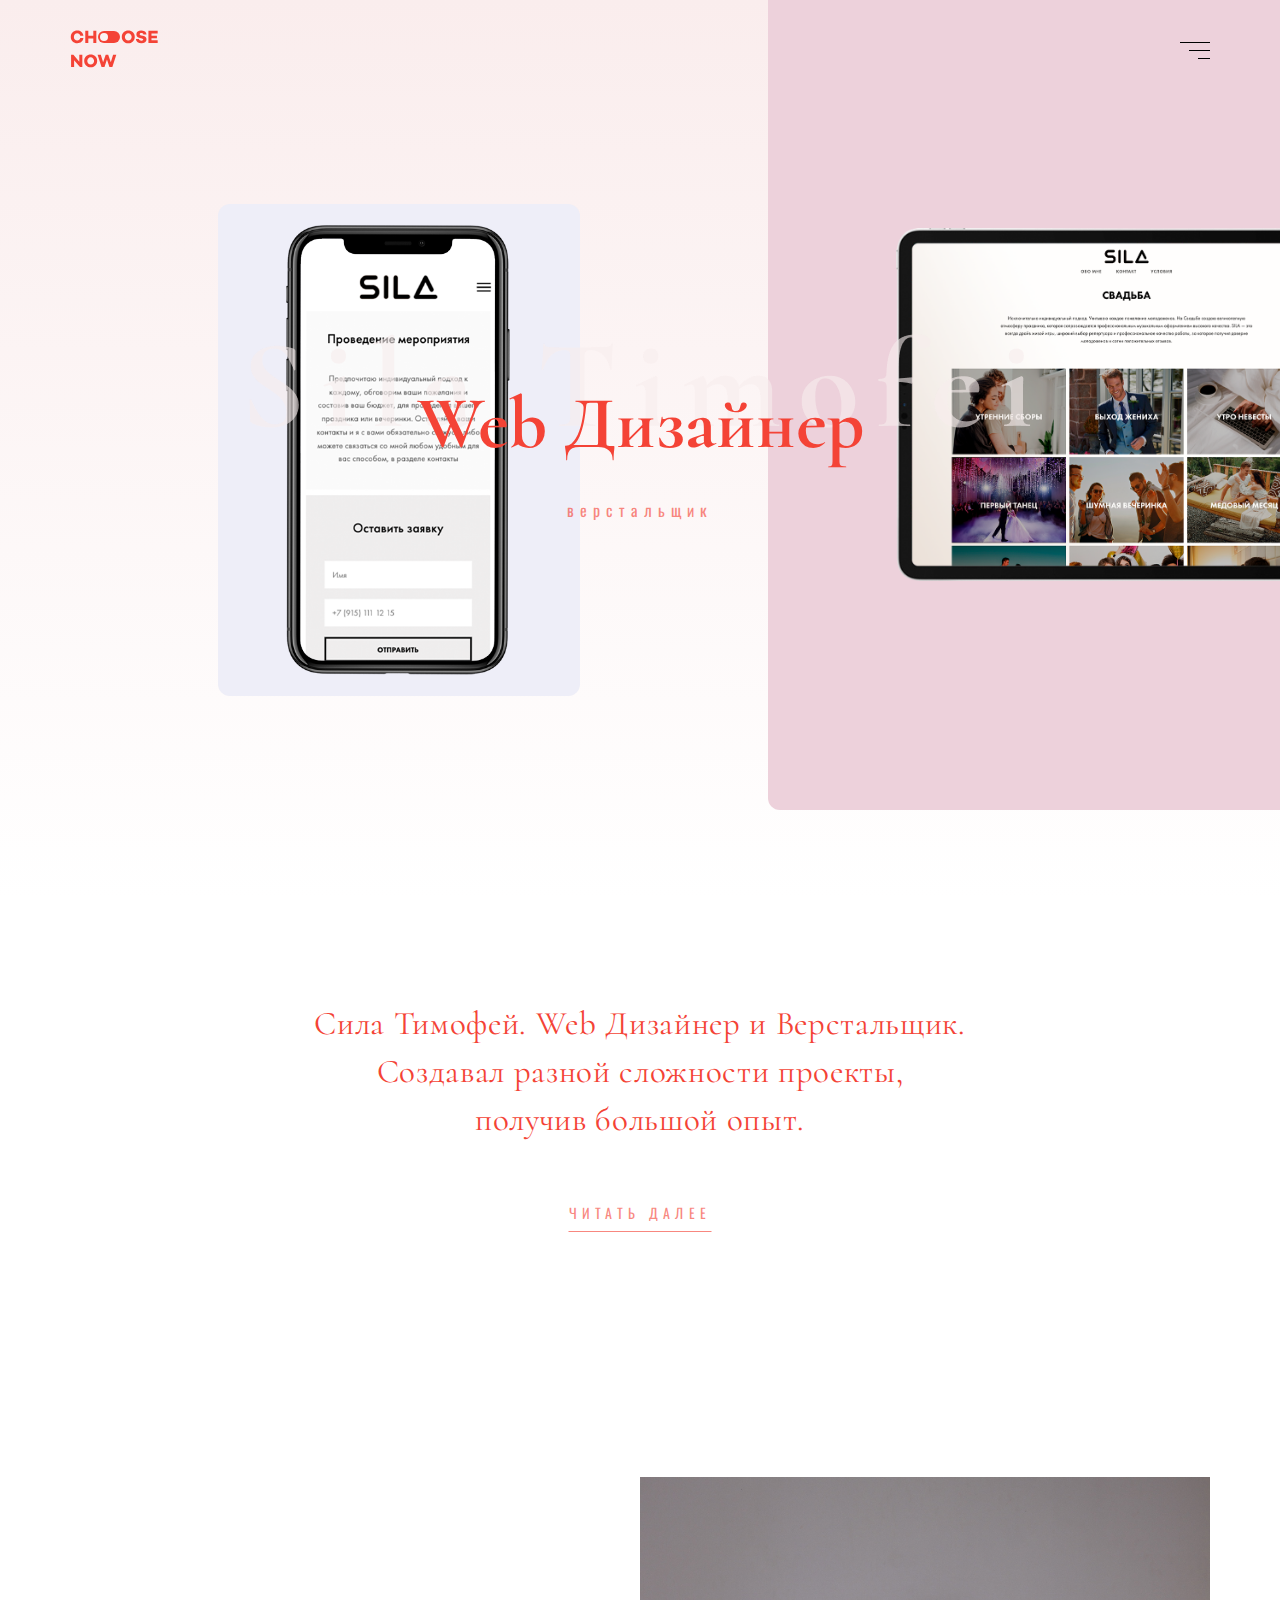
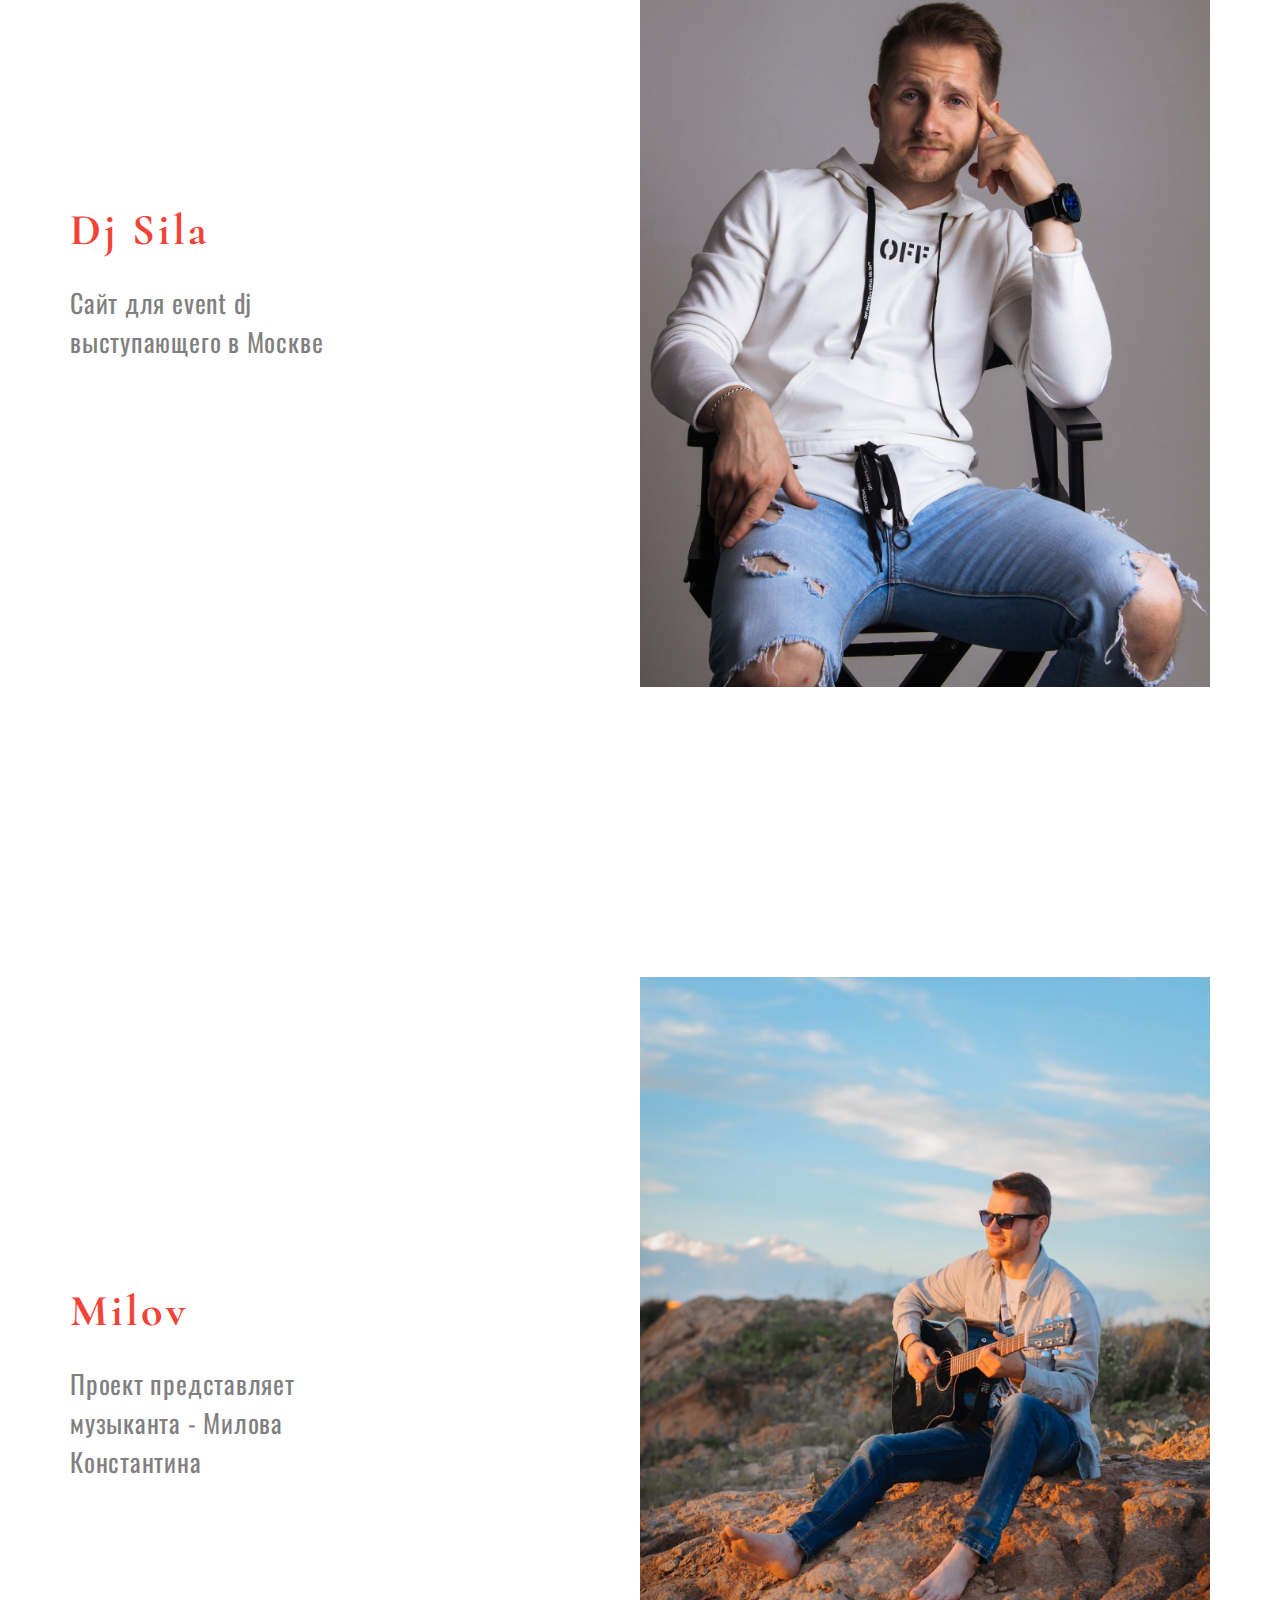
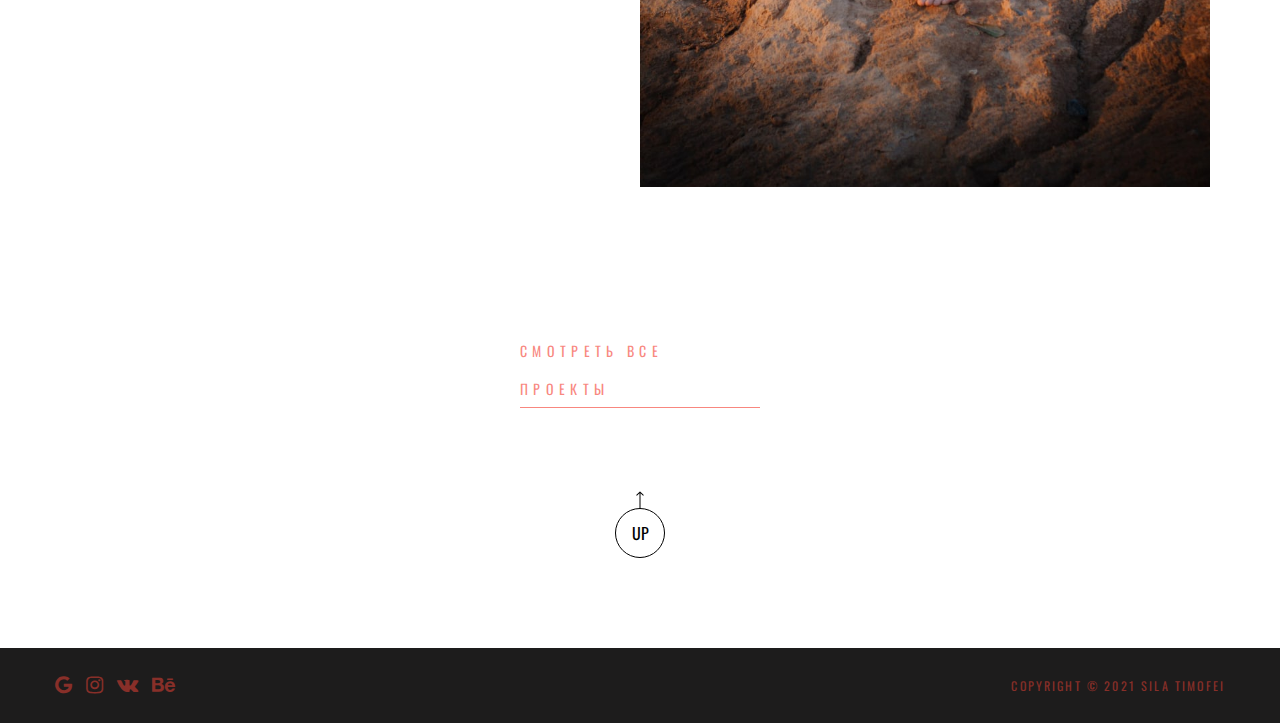
<file: index.html>
<!DOCTYPE html>
<html lang="ru">
<head>
    <meta charset="UTF-8">
    <meta name="viewport" content="width=device-width, initial-scale=1.0">
    <title>Сила Тимофей | веб-дизайнер, верстальщик</title>
    <link rel="stylesheet" href="font-awesome/css/font-awesome.min.css">
    <link rel="stylesheet" href="css/ui-kit.css">
    <link rel="stylesheet" href="css/header-footer.css">
    <link rel="stylesheet" href="css/fonts.css">
    <link rel="stylesheet" href="css/index.css">
    <link rel="preconnect" href="https://fonts.gstatic.com">
    <link href="https://fonts.googleapis.com/css2?family=Oswald:wght@400;700&display=swap" rel="stylesheet">
    <link href="https://fonts.googleapis.com/css2?family=Cormorant:wght@400;700&display=swap" rel="stylesheet">
</head>
<body>
    <header class="header">
        <div class="container-nav-links">
            <nav class="nav-links">
                <a href="#" class="nav-links__item"><small>01.</small> Главная</a>
                <a href="experience.html" class="nav-links__item"><small>02.</small> Опыт</a>
                <a href="portfolio.html" class="nav-links__item"><small>03.</small> Портфолио</a>
                <a href="contact.html" class="nav-links__item"><small>04.</small> Контакты</a>
            </nav>

            <div class="social">
                <a href="mailto:sila.timofey@gmail.com" class="btn social-link">sila.timofey@...</a>
                <a href="#" class="btn social-link">instagram</a>
                <a href="#" class="btn social-link">vkontacte</a>
                <a href="#" class="btn social-link">behance</a>
            </div>
        </div>

        <div class="container container-header">
            <a href="#" class="logo">
            </a>

            <div class="btn-menu">
                <div class="btn-menu__line1"></div>
                <div class="btn-menu__line2"></div>
                <div class="btn-menu__line3"></div>
            </div>
        </div>
    </header>

    <main class="main-wrapper">
        <section class="first-screen wrapper-fullscreen">
            <div class="fullscreen">
                <div class="mockup-small"></div>
                <div class="mockup-big"></div>
                
                <div class="container-title">
                    <div class="bg-title fullscreen__bg-title"></div>
                    <h1 class="main-title fullscreen-title">Web Дизайнер</h1>
                </div>
                <div class="subtitle">верстальщик</div>
            </div>
        </section>

        <div class="container">
            <p class="text-about">Сила Тимофей. Web Дизайнер и Верстальщик.
                Создавал разной сложности проекты,
                получив большой опыт.
            </p>

            <a href="experience.html" class="btn btn-experience">читать далее</a>
        </div>

        <section class="wrapper-fullscreen projects">
            <div class="fullscreen">
                <div class="container-project">
                    <div class="container-project__left-side">
                        <a href="project-djsila.html" class="container-project__title">Dj Sila</a>
                        <p class="container-project__text container-project__text-djsila">Сайт для event dj выступающего в Москве</p>
                    </div>

                    <a href="project-djsila.html" class="container-project__right-side">
                        <div class="container-project__img container-project__djsila"></div>
                    </a>
                </div>
            </div>
        </section>

        <section class="wrapper-fullscreen projects">
            <div class="fullscreen">
                <div class="container-project">
                    <div class="container-project__left-side">
                        <a href="project-milov.html" class="container-project__title">Milov</a>
                        <p class="container-project__text container-project__text-djsila">Проект представляет музыканта - Милова Константина</p>
                    </div>

                    <a href="project-milov.html" class="container-project__right-side">
                        <div class="container-project__img container-project__milov"></div>
                    </a>
                </div>
            </div>
        </section>

        <a href="portfolio.html" class="btn btn-more-projects">смотреть все проекты</a>

        <div class="btn-up">up</div>
    </main>

    <footer class="footer">
        <div class="container footer-row">
            <div class="icon-font-awesome">
                <a href="#" class="icon-font-awesome__item">
                    <i class="fa fa-google" aria-hidden="true"></i>
                </a>
                <a href="#" class="icon-font-awesome__item">
                    <i class="fa fa-instagram" aria-hidden="true"></i>
                </a>
                <a href="#" class="icon-font-awesome__item">
                    <i class="fa fa-vk" aria-hidden="true"></i>
                </a>
                <a href="#" class="icon-font-awesome__item">
                    <i class="fa fa-behance" aria-hidden="true"></i>
                </a>
            </div>

            <div class="copyter">copyright © 2021 sila timofei</div>
        </div>
    </footer>

    <script src="js/main.js"></script>
</body>
</html>
</file>
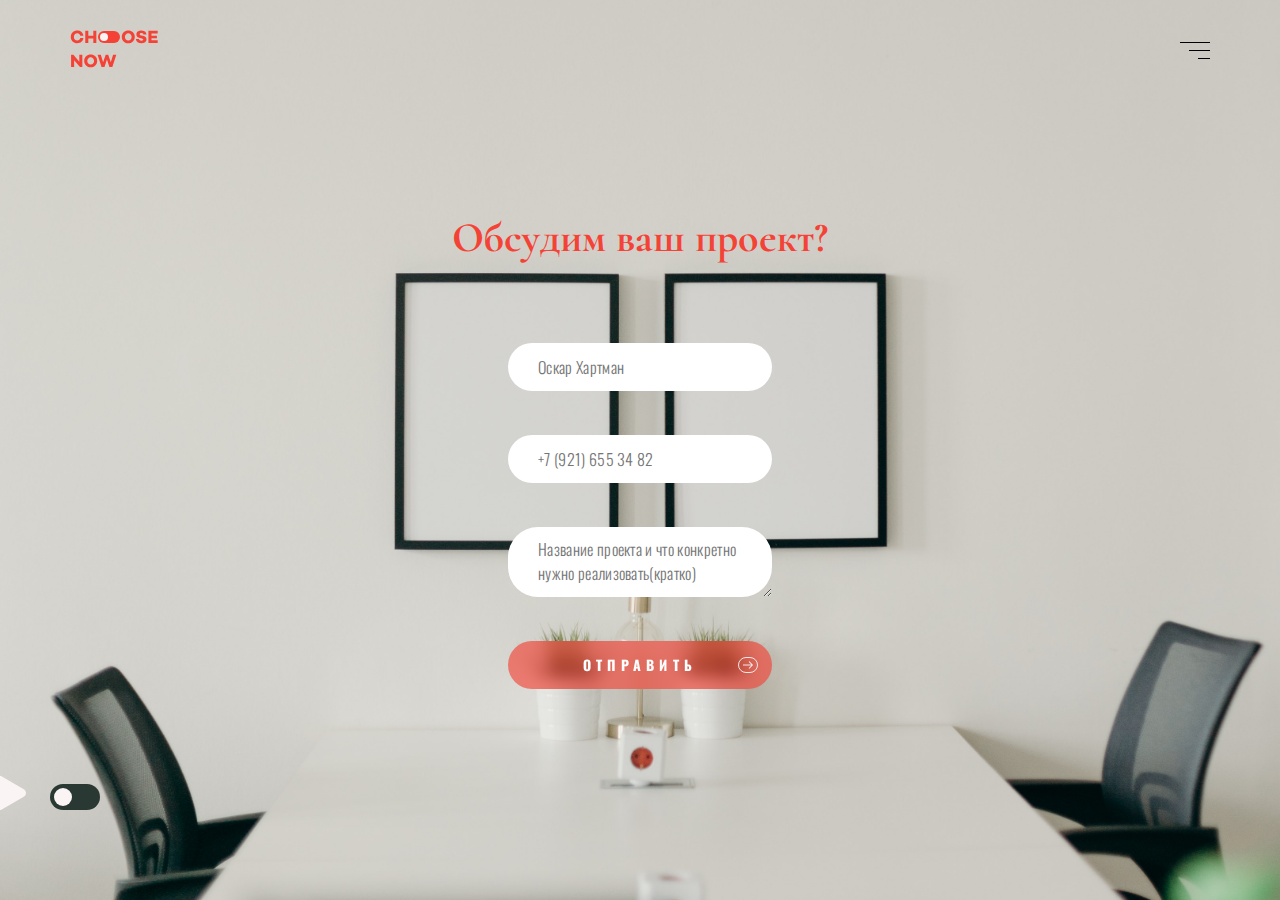
<file: contact.html>
<!DOCTYPE html>
<html lang="ru">
<head>
    <meta charset="UTF-8">
    <meta name="viewport" content="width=device-width, initial-scale=1.0">
    <title>Контакты</title>
    <link rel="stylesheet" href="font-awesome/css/font-awesome.min.css">
    <link rel="stylesheet" href="css/contact.css">
    <link rel="stylesheet" href="css/ui-kit.css">
    <link rel="stylesheet" href="css/header-footer.css">
    <link rel="preconnect" href="https://fonts.gstatic.com">
    <link href="https://fonts.googleapis.com/css2?family=Oswald:wght@300;400;700&display=swap" rel="stylesheet">
    <link href="https://fonts.googleapis.com/css2?family=Cormorant:wght@400;700&display=swap" rel="stylesheet">
</head>
<body>
    <header class="header">
        <div class="container-nav-links">
            <nav class="nav-links">
                <a href="index.html" class="nav-links__item"><small>01.</small> Главная</a>
                <a href="experience.html" class="nav-links__item"><small>02.</small> Опыт</a>
                <a href="portfolio.html" class="nav-links__item"><small>03.</small> Портфолио</a>
                <a href="#" class="nav-links__item"><small>04.</small> Контакты</a>
            </nav>

            <div class="social">
                <a href="mailto:sila.timofey@gmail.com" class="btn social-link">sila.timofey@...</a>
                <a href="#" class="btn social-link">instagram</a>
                <a href="#" class="btn social-link">vkontacte</a>
                <a href="#" class="btn social-link">behance</a>
            </div>
        </div>

        <div class="container container-header">
            <a href="#" class="logo">
            </a>

            <div class="btn-menu">
                <div class="btn-menu__line1"></div>
                <div class="btn-menu__line2"></div>
                <div class="btn-menu__line3"></div>
            </div>
        </div>
    </header>

    <main>
        <div class="right-sidebur">
            <div class="icon-font-awesome">
                <a href="#" class="icon-font-awesome__item">
                    <i class="fa fa-google" aria-hidden="true"></i>
                </a>
                <a href="#" class="icon-font-awesome__item">
                    <i class="fa fa-instagram" aria-hidden="true"></i>
                </a>
                <a href="#" class="icon-font-awesome__item">
                    <i class="fa fa-vk" aria-hidden="true"></i>
                </a>
                <a href="#" class="icon-font-awesome__item">
                    <i class="fa fa-behance" aria-hidden="true"></i>
                </a>
            </div>
        </div>

        <div class="wrapper-fullscreen">
            <div class="fullscreen">
                <div class="triangle"></div>

                <div class="slider">
                    <div class="slider__circle"></div>
                </div>

                <form action="#" class="form">
                    <h1 class="form__title">Обсудим ваш проект?</h1>
                    <input class="from__field" type="text" id="" name="user_name" placeholder="Оскар Хартман">
                    <input class="from__field" type="text" id="" name="user_phone" placeholder="+7 (921) 655 34 82">
                    <textarea class="from__field from__text" name="user__text" id="" cols="30" rows="10" placeholder="Название проекта и что конкретно нужно реализовать(кратко)"></textarea>
                    <button type="submit" class="from__btn-send">
                        отправить
                        <div class="from__btn-container-arrow">
                            <div class="form__btn-container-body">
                                <div class="from__btn-arrow"></div>
                                <div class="from__btn-arrow"></div>
                            </div>
                        </div>
                    </button>
                </form>
            </div>
        </div>
    </main>
    <script src="js/main.js"></script>
</body>
</html>
</file>
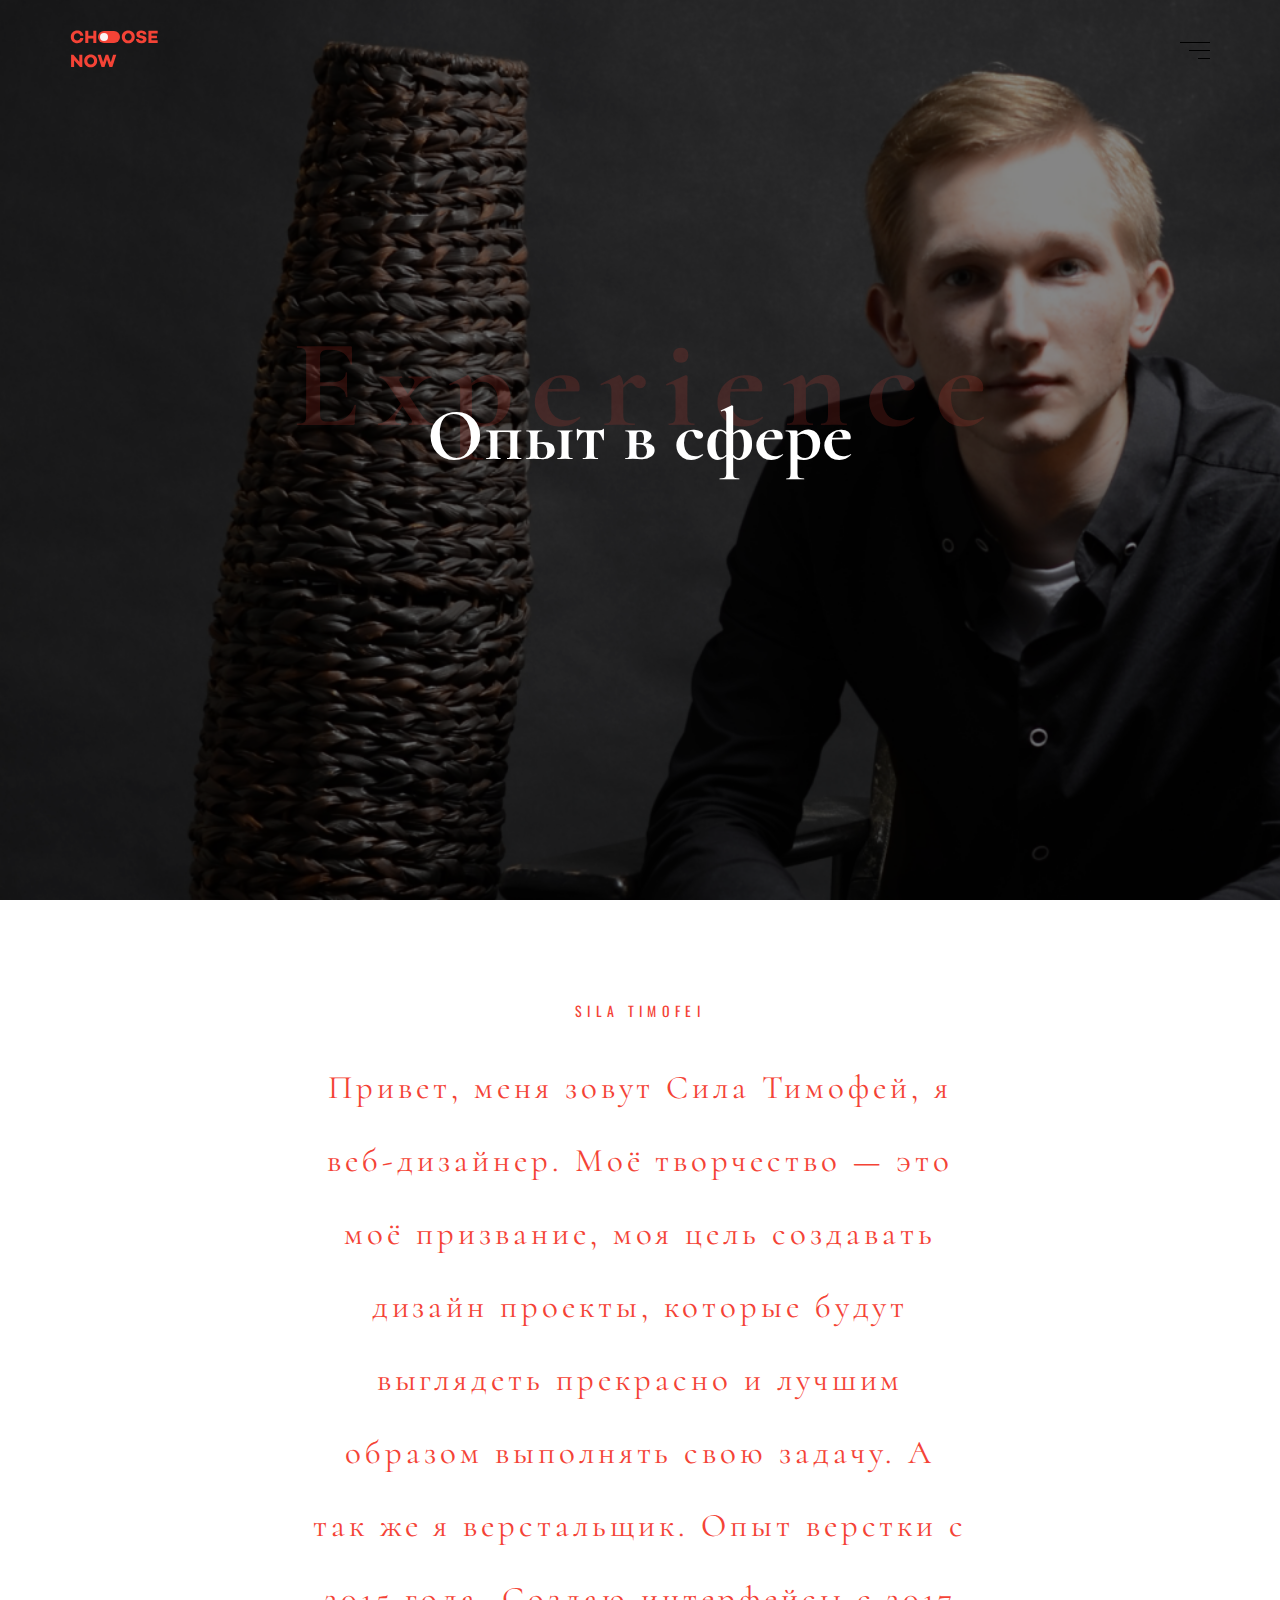
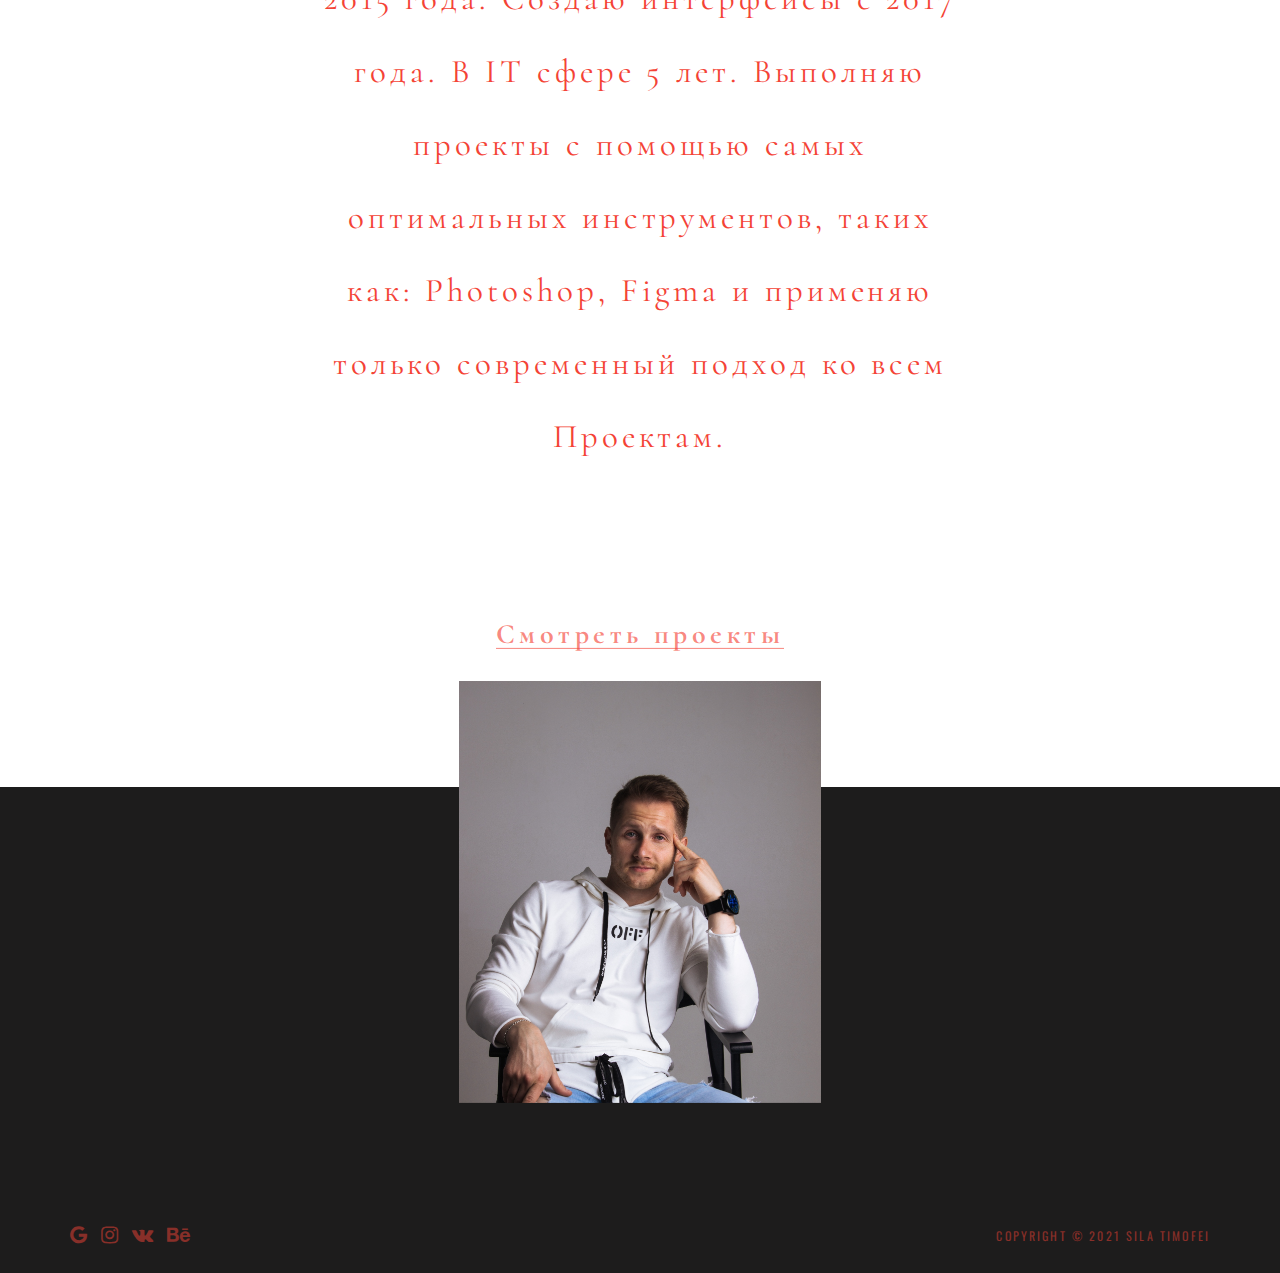
<file: experience.html>
<!DOCTYPE html>
<html lang="ru">
<head>
    <meta charset="UTF-8">
    <meta name="viewport" content="width=device-width, initial-scale=1.0">
    <title>Опыт в сфере</title>
    <link rel="stylesheet" href="font-awesome/css/font-awesome.min.css">
    <link rel="stylesheet" href="css/ui-kit.css">
    <link rel="stylesheet" href="css/header-footer.css">
    <link rel="stylesheet" href="css/experience.css">
    <link rel="preconnect" href="https://fonts.gstatic.com">
    <link href="https://fonts.googleapis.com/css2?family=Oswald:wght@400;700&display=swap" rel="stylesheet">
    <link href="https://fonts.googleapis.com/css2?family=Cormorant:wght@400;700&display=swap" rel="stylesheet">
</head>
<body>
    <header class="header">
        <div class="container-nav-links">
            <nav class="nav-links">
                <a href="index.html" class="nav-links__item"><small>01.</small> Главная</a>
                <a href="#" class="nav-links__item"><small>02.</small> Опыт</a>
                <a href="portfolio.html" class="nav-links__item"><small>03.</small> Портфолио</a>
                <a href="contact.html" class="nav-links__item"><small>04.</small> Контакты</a>
            </nav>

            <div class="social">
                <a href="mailto:sila.timofey@gmail.com" class="btn social-link">sila.timofey@...</a>
                <a href="#" class="btn social-link">instagram</a>
                <a href="#" class="btn social-link">vkontacte</a>
                <a href="#" class="btn social-link">behance</a>
            </div>
        </div>

        <div class="container container-header">
            <a href="#" class="logo">
            </a>

            <div class="btn-menu">
                <div class="btn-menu__line1"></div>
                <div class="btn-menu__line2"></div>
                <div class="btn-menu__line3"></div>
            </div>
        </div>
    </header>

    <main class="main-wrapper">
        <div class="wrapper-fullscreen first-screen">
            <div class="blackout"></div>
            <div class="fullscreen">
                <div class="container-title">
                    <div class="bg-title fullscreen__bg-title"></div>
                    <h1 class="main-title fullscreen-title">Опыт в сфере</h1>
                </div>
            </div>
        </div>

        <div class="container content-about">
            <div class="small-title">sila timofei</div>
            <p class="text-about">
                Привет, меня зовут Сила Тимофей, я веб-дизайнер. Моё творчество — это моё призвание, моя цель создавать дизайн проекты, которые будут выглядеть прекрасно и лучшим образом выполнять свою задачу. А так же я верстальщик. Опыт верстки с 2015 года. Создаю интерфейсы с 2017 года. В IT сфере 5 лет. Выполняю проекты с помощью самых оптимальных инструментов, таких как: Photoshop, Figma и применяю только современный подход ко всем Проектам.
            </p>
        </div>
    </main>

    <footer class="footer">
        <a href="portfolio.html" class="card-project">
            <div class="card-project__title">Смотреть проекты</div>
            <div class="card-project__container-bg">
                <div class="card-project__bg"></div>
            </div>
        </a>

        <div class="container">
            <div class="footer-row">
                <div class="icon-font-awesome">
                    <a href="#" class="icon-font-awesome__item">
                        <i class="fa fa-google" aria-hidden="true"></i>
                    </a>
                    <a href="#" class="icon-font-awesome__item">
                        <i class="fa fa-instagram" aria-hidden="true"></i>
                    </a>
                    <a href="#" class="icon-font-awesome__item">
                        <i class="fa fa-vk" aria-hidden="true"></i>
                    </a>
                    <a href="#" class="icon-font-awesome__item">
                        <i class="fa fa-behance" aria-hidden="true"></i>
                    </a>
                </div>
    
                <div class="copyter">copyright © 2021 sila timofei</div>
            </div>
        </div>
    </footer>

    <script src="js/main.js"></script>
</body>
</html>
</file>
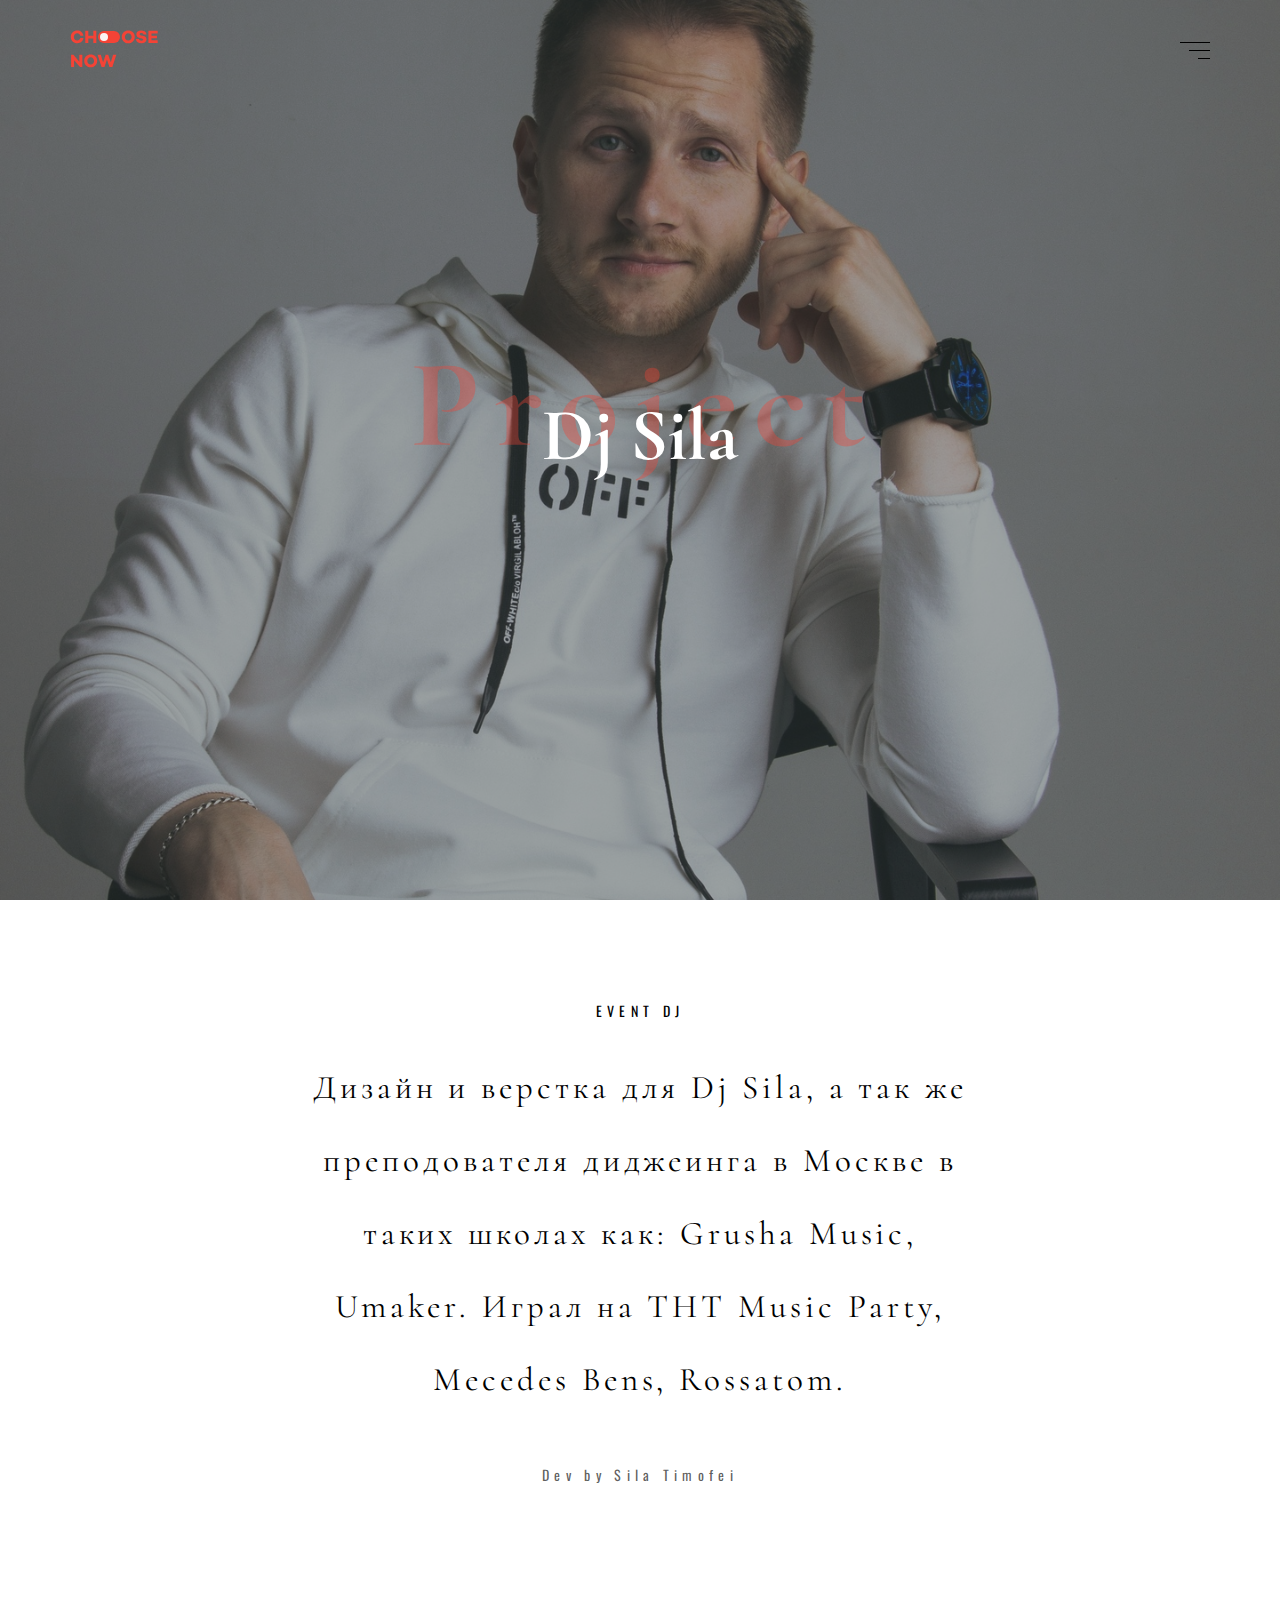
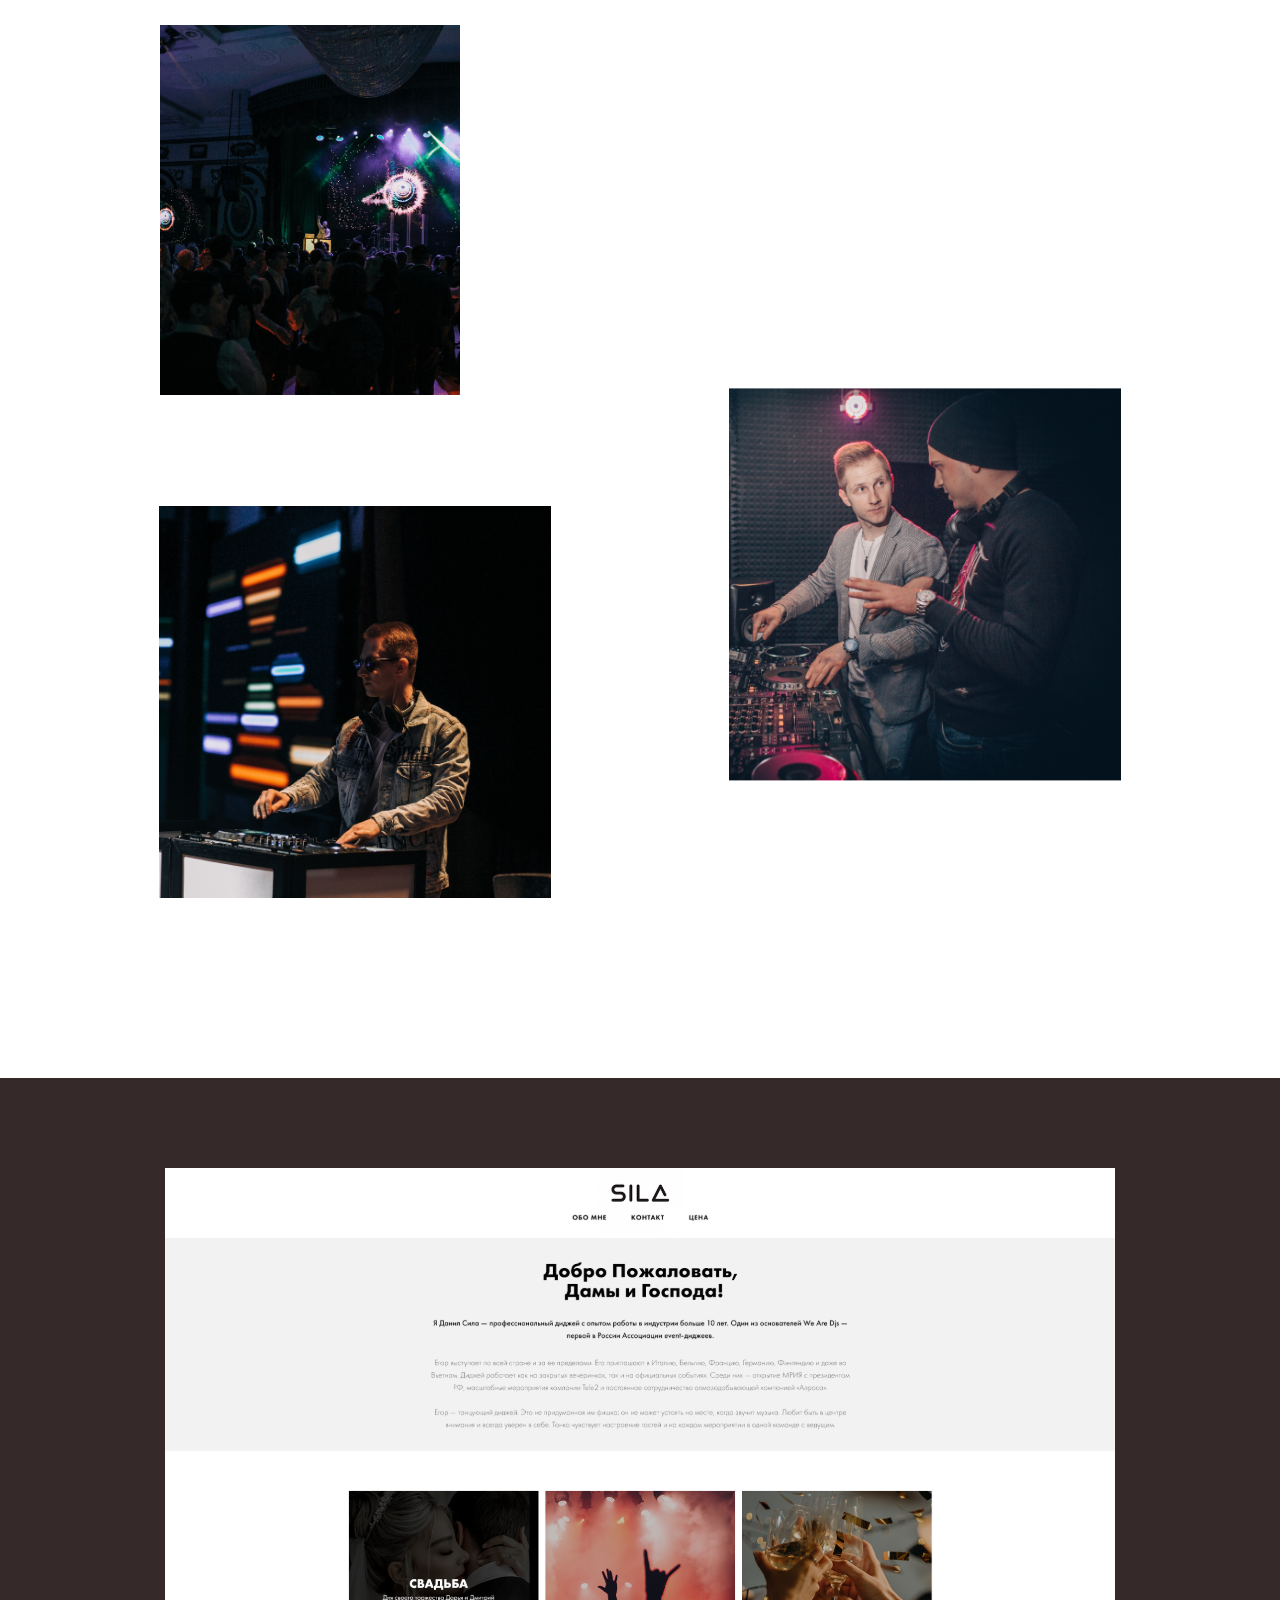
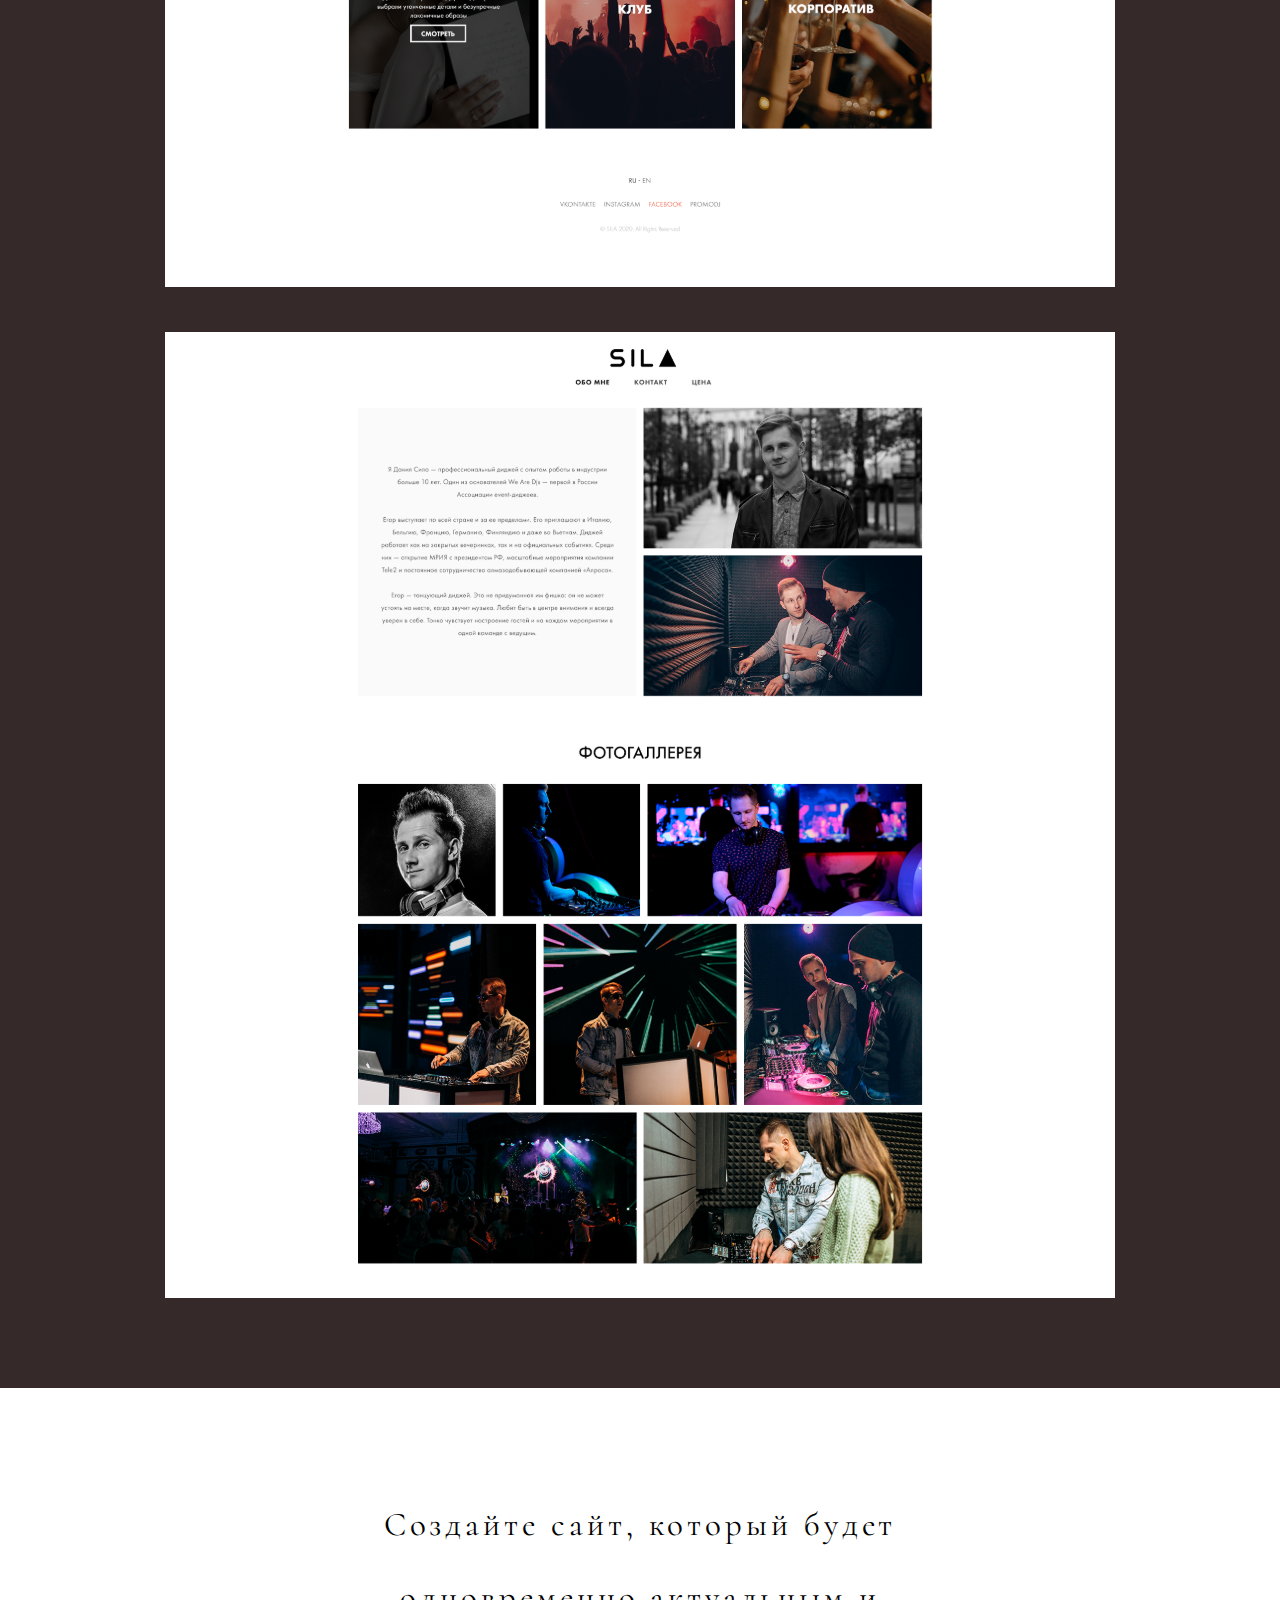
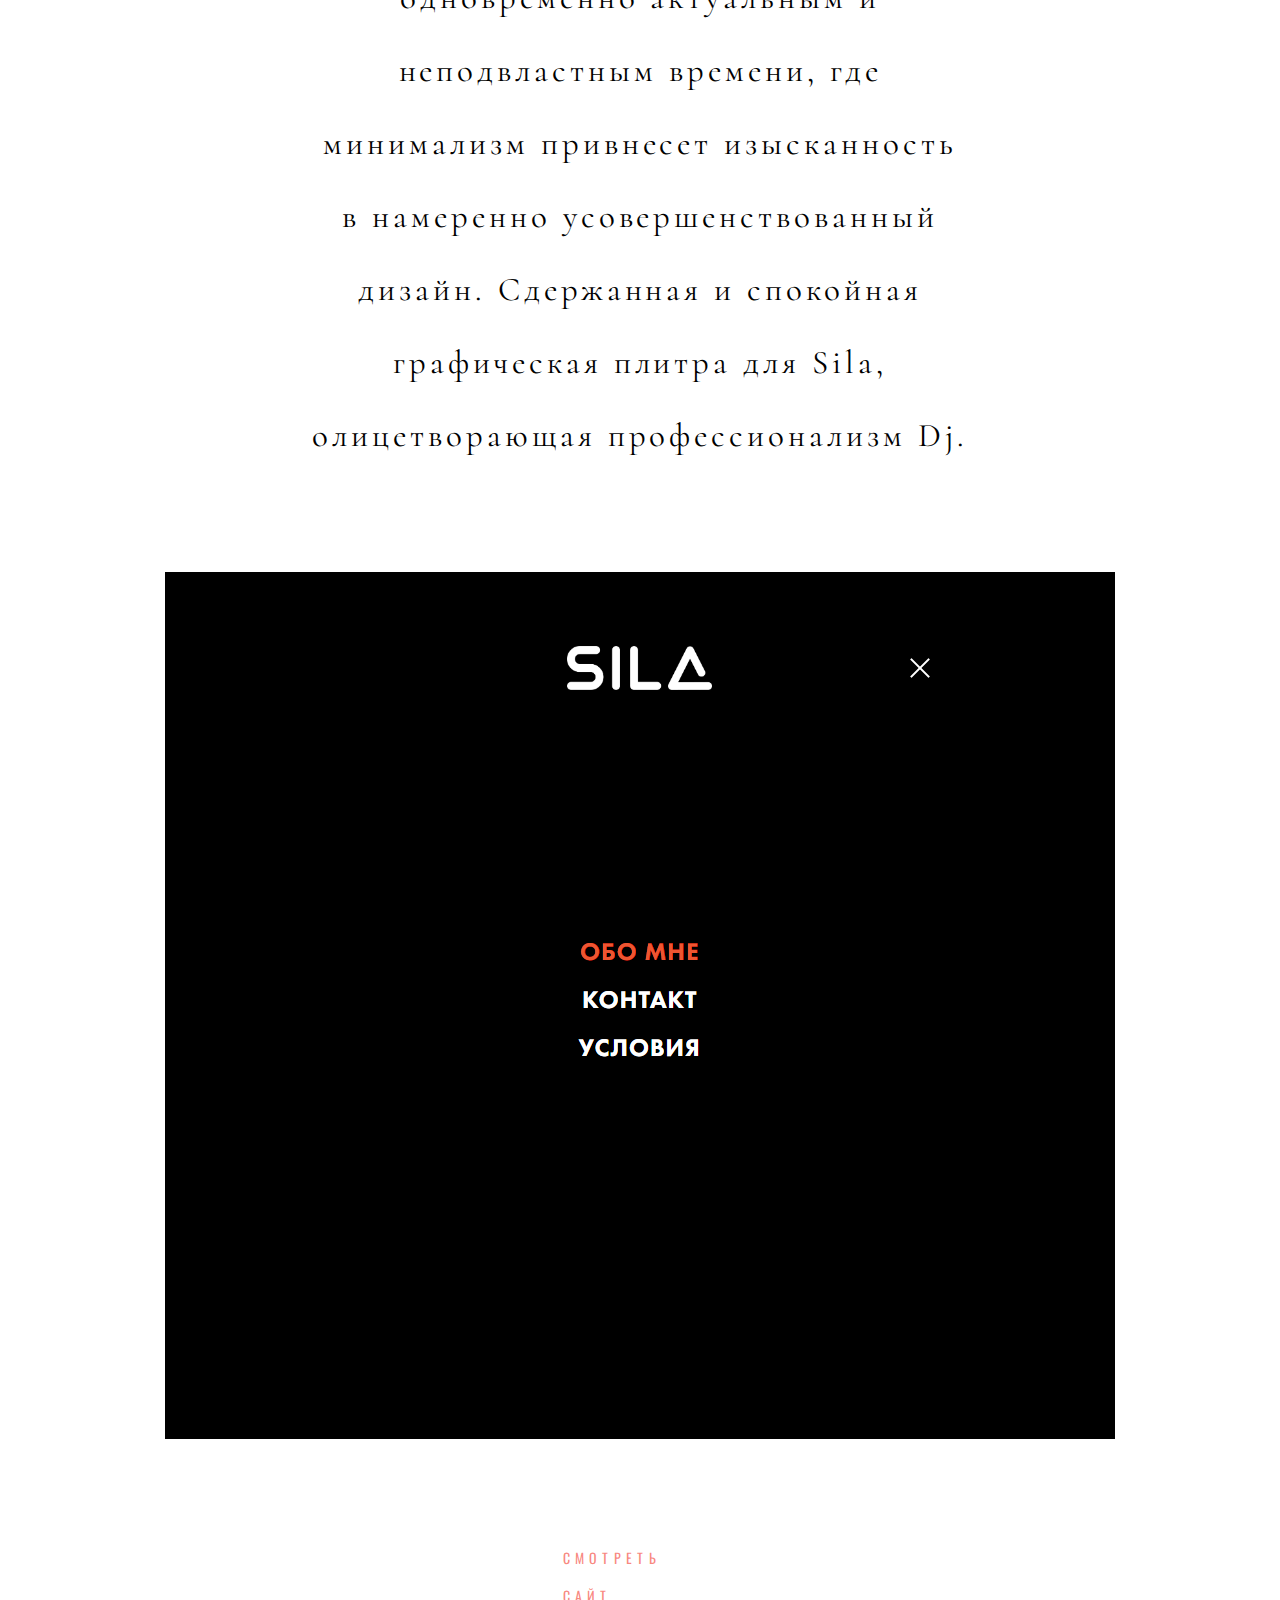
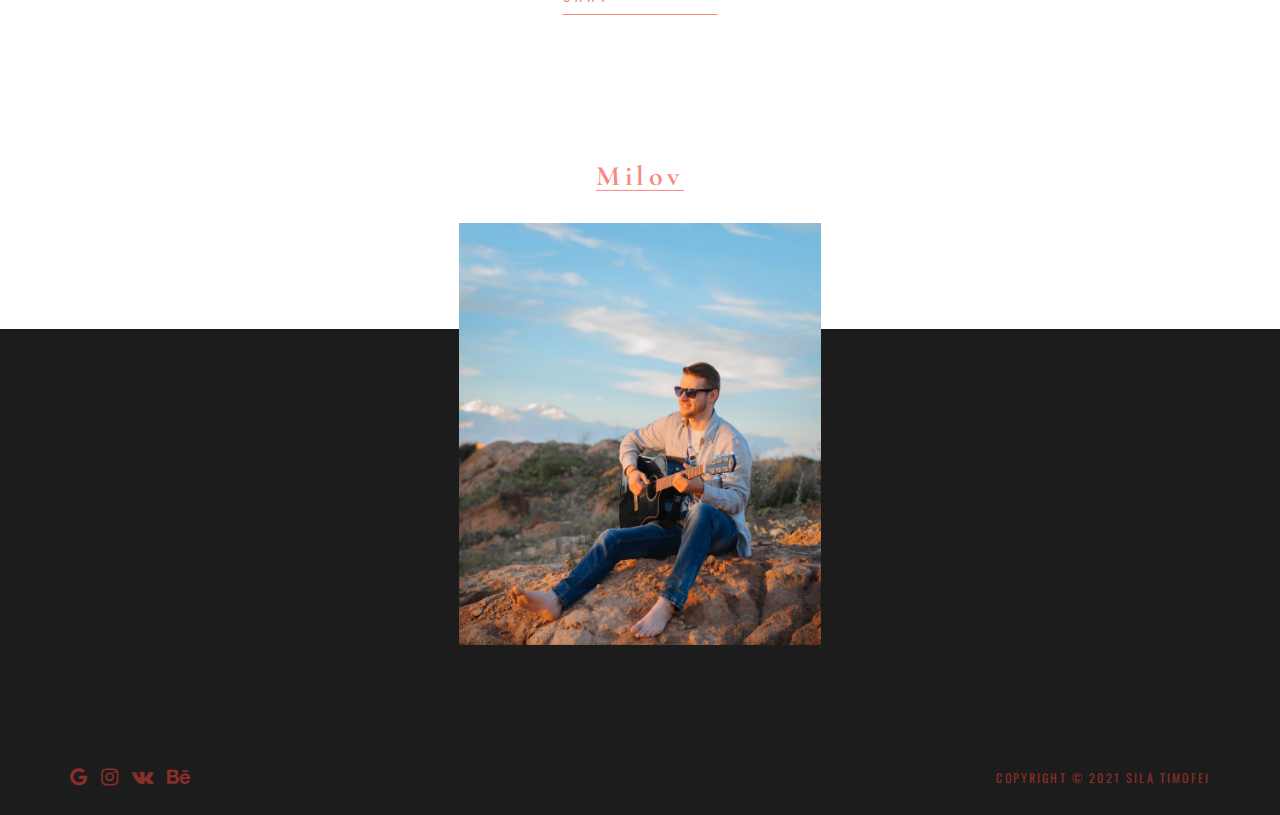
<file: project-djsila.html>
<!DOCTYPE html>
<html lang="ru">
<head>
    <meta charset="UTF-8">
    <meta http-equiv="X-UA-Compatible" content="IE=edge">
    <meta name="viewport" content="width=device-width, initial-scale=1.0">
    <title>Проект | Dj Sila</title>
    <link rel="stylesheet" href="font-awesome/css/font-awesome.min.css">
    <link rel="stylesheet" href="css/ui-kit.css">
    <link rel="stylesheet" href="css/header-footer.css">
    <link rel="stylesheet" href="css/project.css">
    <link rel="preconnect" href="https://fonts.gstatic.com">
    <link rel="stylesheet" href="css/fonts.css">
    <link href="https://fonts.googleapis.com/css2?family=Oswald:wght@400;700&display=swap" rel="stylesheet">
    <link href="https://fonts.googleapis.com/css2?family=Cormorant:wght@400;700&display=swap" rel="stylesheet">
</head>
<body>
    <header class="header">
        <div class="container-nav-links">
            <nav class="nav-links">
                <a href="index.html" class="nav-links__item"><small>01.</small> Главная</a>
                <a href="experience.html" class="nav-links__item"><small>02.</small> Опыт</a>
                <a href="portfolio.html" class="nav-links__item"><small>03.</small> Портфолио</a>
                <a href="contact.html" class="nav-links__item"><small>04.</small> Контакты</a>
            </nav>

            <div class="social">
                <a href="mailto:sila.timofey@gmail.com" class="btn social-link">sila.timofey@...</a>
                <a href="#" class="btn social-link">instagram</a>
                <a href="#" class="btn social-link">vkontacte</a>
                <a href="#" class="btn social-link">behance</a>
            </div>
        </div>

        <div class="container container-header">
            <a href="#" class="logo"></a>

            <div class="btn-menu">
                <div class="btn-menu__line1"></div>
                <div class="btn-menu__line2"></div>
                <div class="btn-menu__line3"></div>
            </div>
        </div>
    </header>

    <main class="main-wrapper">
        <div class="wrapper-fullscreen first-screen-djsila">
            <div class="fullscreen">
                <div class="blackout"></div>

                <div class="container-title">
                    <div class="bg-title fullscreen__bg-title"></div>
                    <h1 class="main-title fullscreen-title">Dj Sila</h1>
                </div>
            </div>
        </div>

        <div class="small-title">event dj</div>

        <p class="text-about-project">
            Дизайн и верстка для Dj Sila, а так же преподователя диджеинга в Москве в таких школах как: Grusha Music, Umaker. Играл на THT Music Party, Mecedes Bens, Rossatom.
        </p>

        <div class="un-title">
            Dev by Sila Timofei
        </div>

        <div class="container">
            <div class="container-img-djsila">
                <div class="container-img-djsila__item">
                    <div class="container-img-djsila__frist-img container-img-djsila__photo1"></div>
                </div>
                <div class="container-img-djsila__item">
                    <div class="container-img-djsila__img container-img-djsila__photo2"></div>
                </div>
                <div class="container-img-djsila__item">
                    <div class="container-img-djsila__img container-img-djsila__photo3"></div>
                </div>
            </div>
        </div>

        <div class="screenshots screenshots-djsila">
            <div class="container">
                <div class="screenshot screenshot1"></div>
                <div class="screenshot screenshot2"></div>
            </div>
        </div>

        <div class="container">
            <p class="text-about-project">
                Создайте сайт, который будет одновременно актуальным и неподвластным времени, где минимализм привнесет изысканность в намеренно усовершенствованный дизайн. Сдержанная и спокойная графическая плитра для Sila, олицетворающая профессионализм Dj.
            </p>

            <div class="screenshot screenshot3"></div>

            <a href="https://djsila.ru" target="_blank" class="btn btn-view">смотреть сайт</a>
        </div>
    </main>

    <footer class="footer">
        <a href="project-milov.html" class="card-project">
            <div class="card-project__title">Milov</div>
            <div class="card-project__container-bg">
                <div class="card-project__bg card-project__bg-milov"></div>
            </div>
        </a>

        <div class="container">
            <div class="footer-row">
                <div class="icon-font-awesome">
                    <a href="#" class="icon-font-awesome__item">
                        <i class="fa fa-google" aria-hidden="true"></i>
                    </a>
                    <a href="#" class="icon-font-awesome__item">
                        <i class="fa fa-instagram" aria-hidden="true"></i>
                    </a>
                    <a href="#" class="icon-font-awesome__item">
                        <i class="fa fa-vk" aria-hidden="true"></i>
                    </a>
                    <a href="#" class="icon-font-awesome__item">
                        <i class="fa fa-behance" aria-hidden="true"></i>
                    </a>
                </div>
    
                <div class="copyter">copyright © 2021 sila timofei</div>
            </div>
        </div>
    </footer>

    <script src="js/main.js"></script>
</body>
</html>
</file>
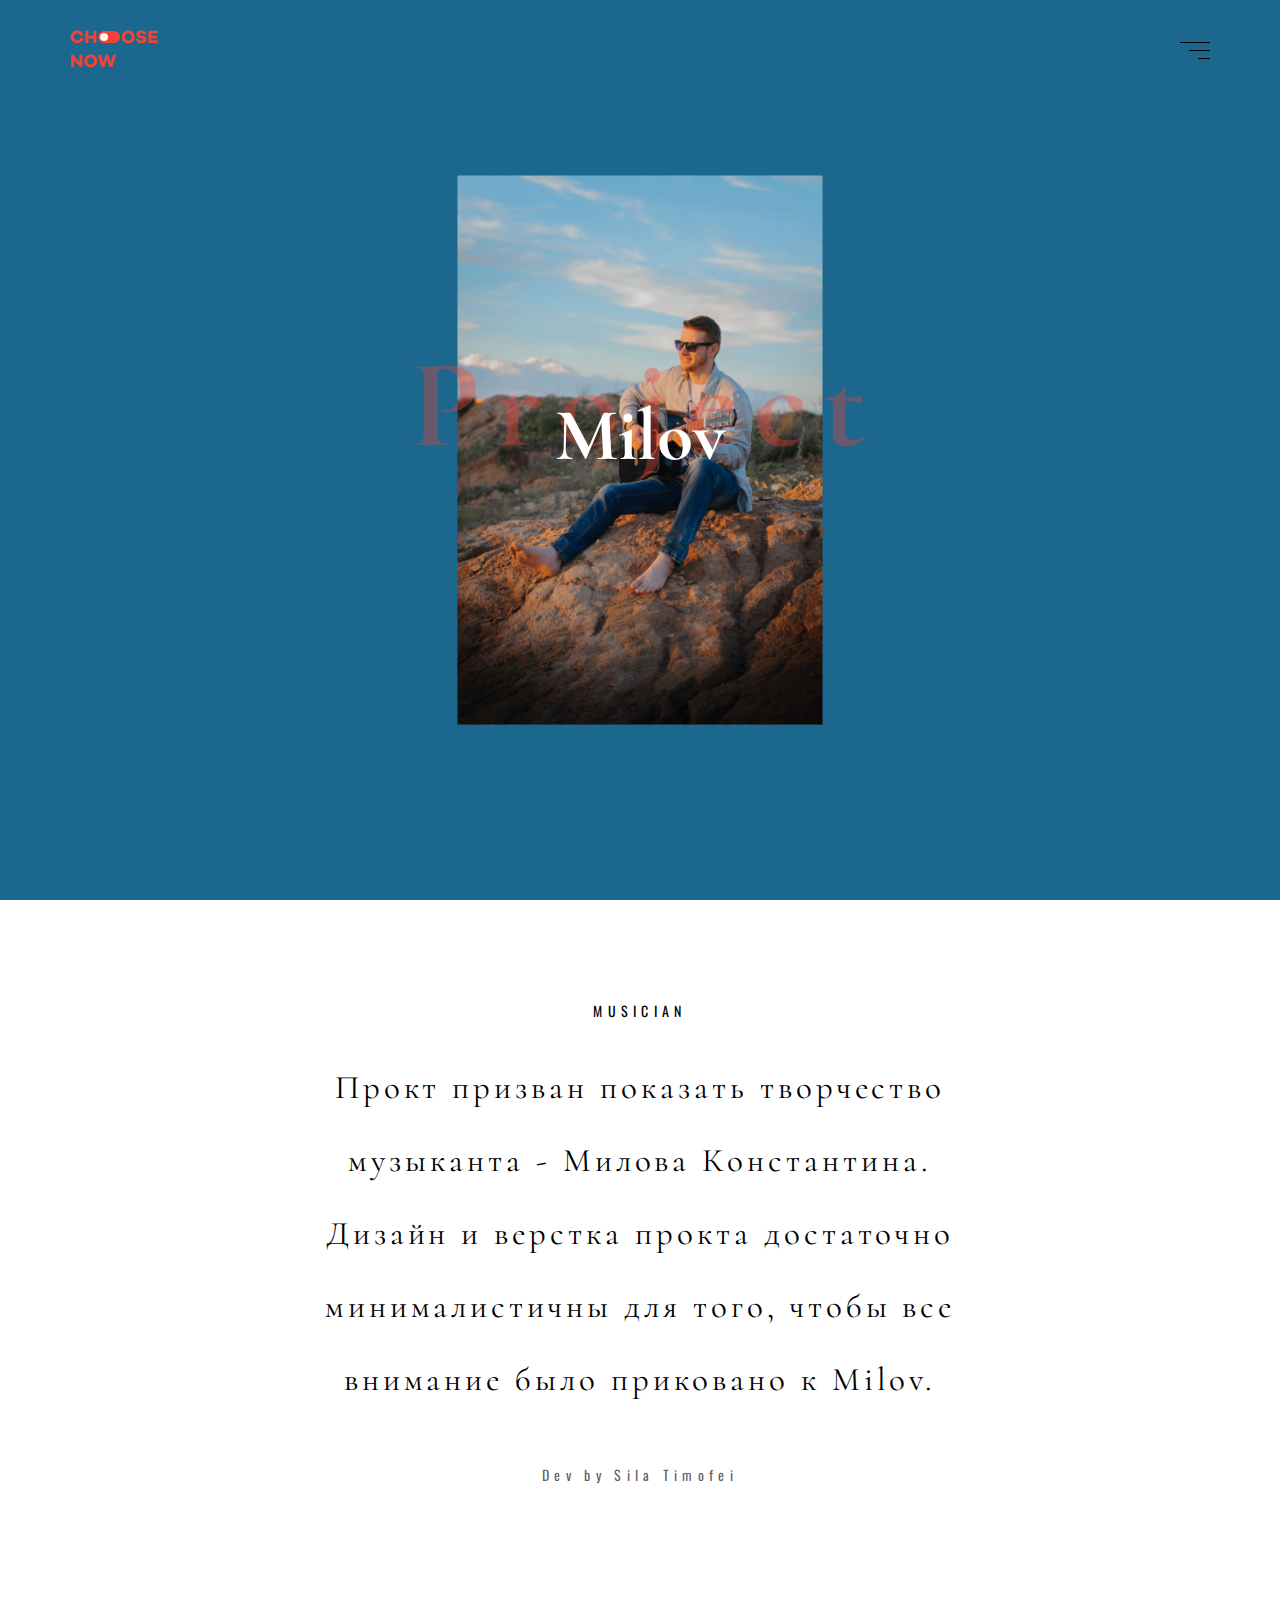
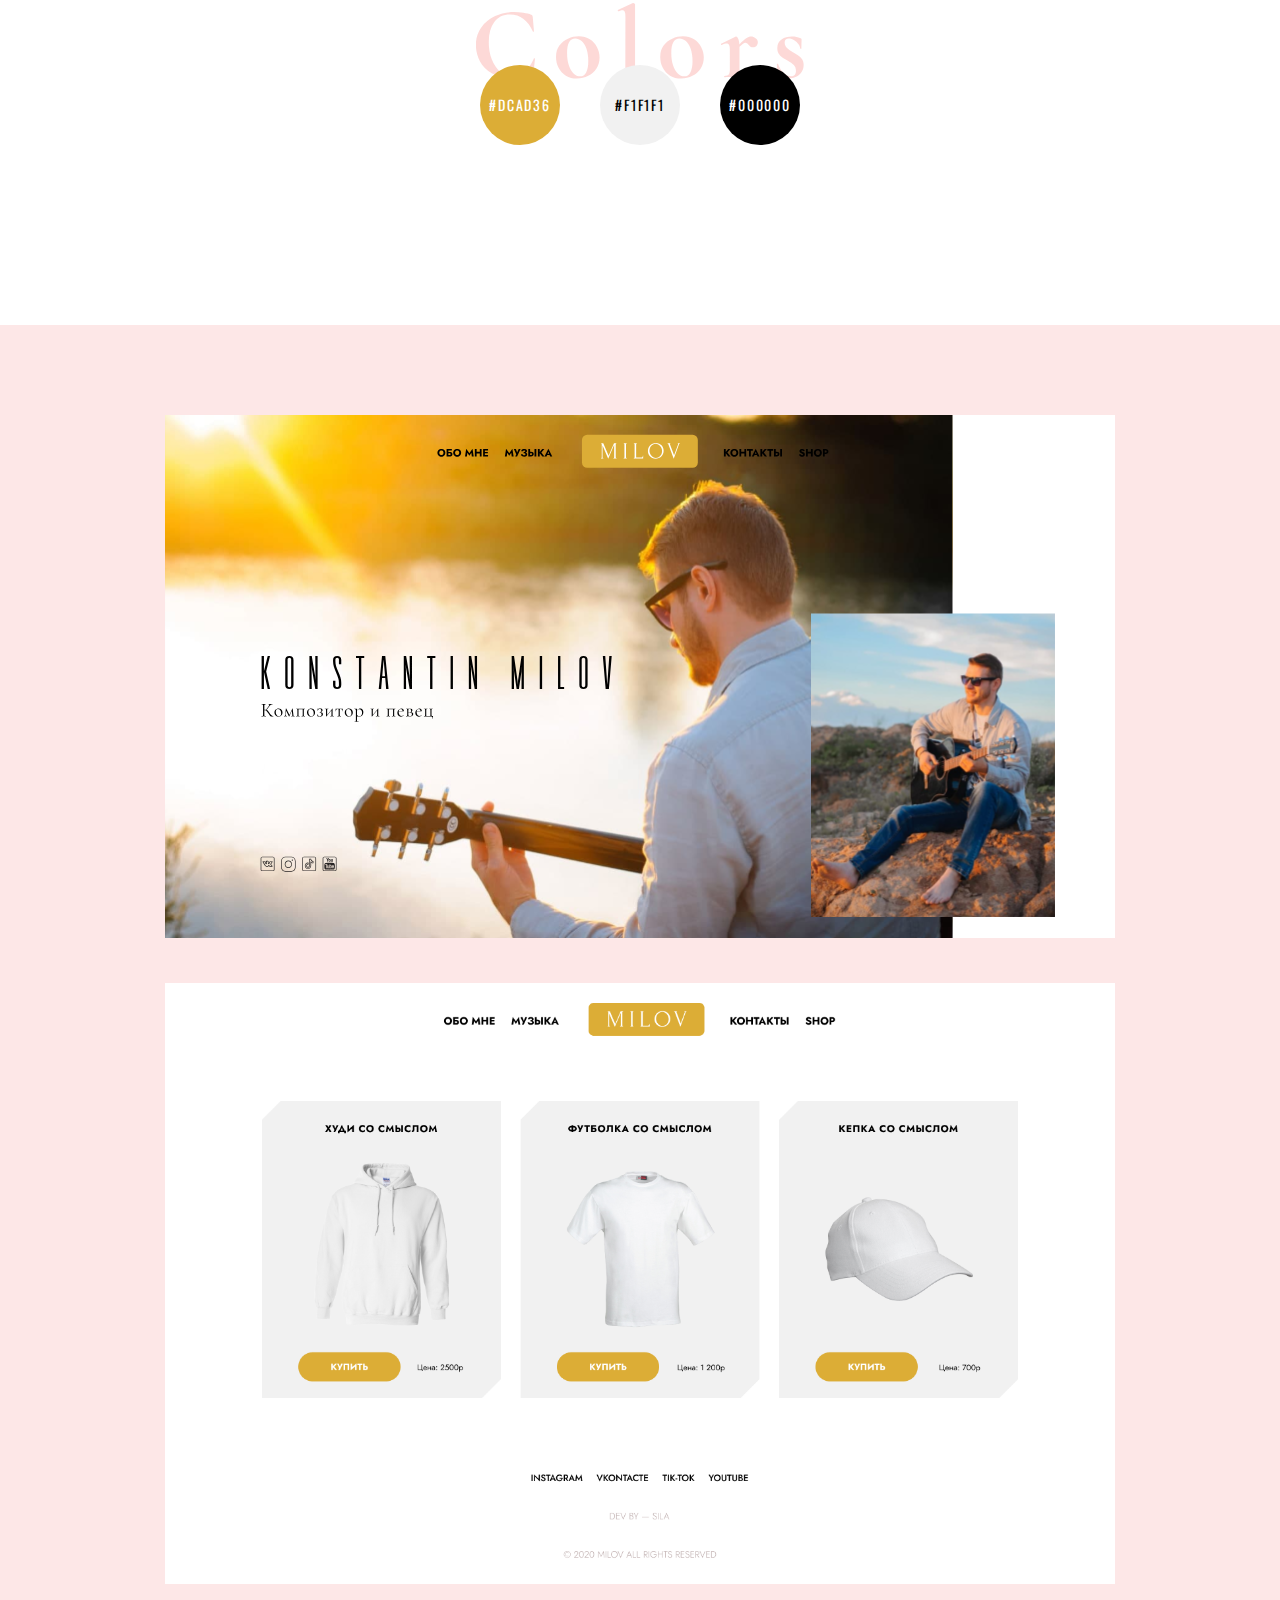
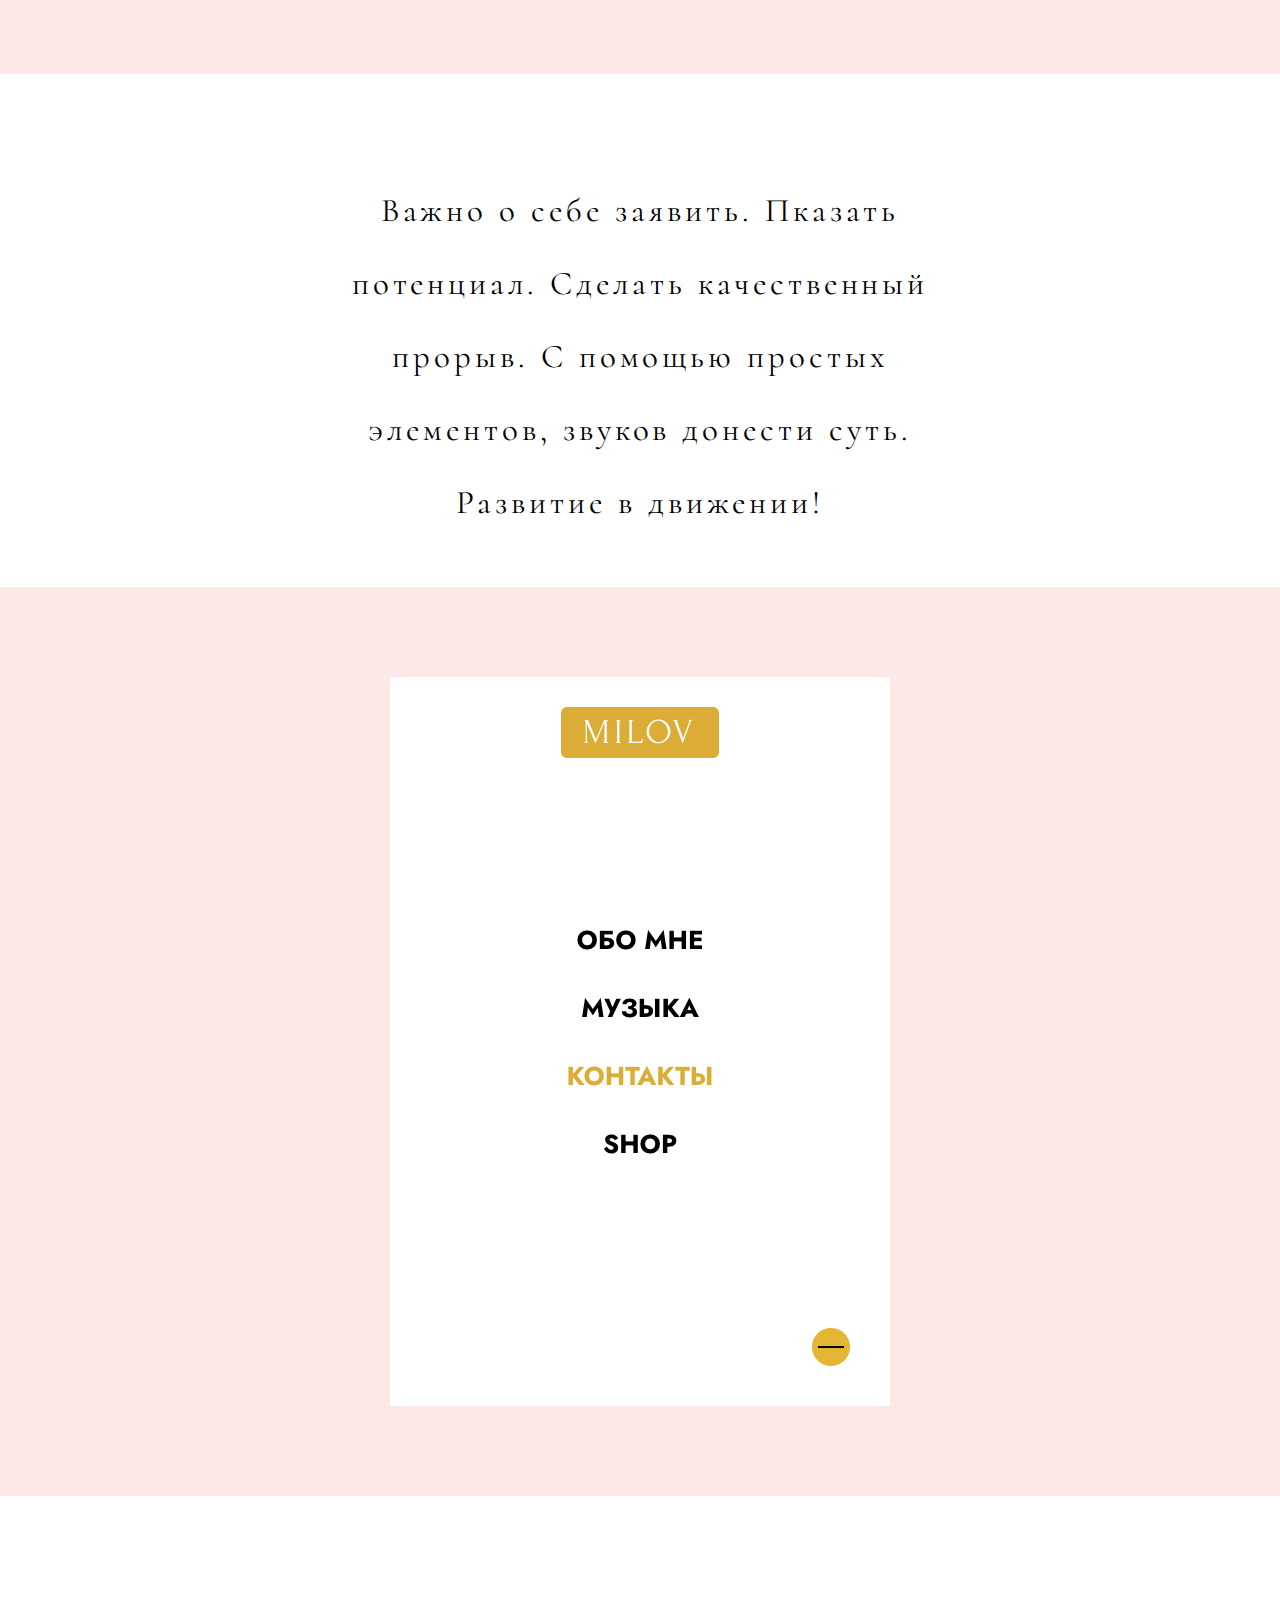
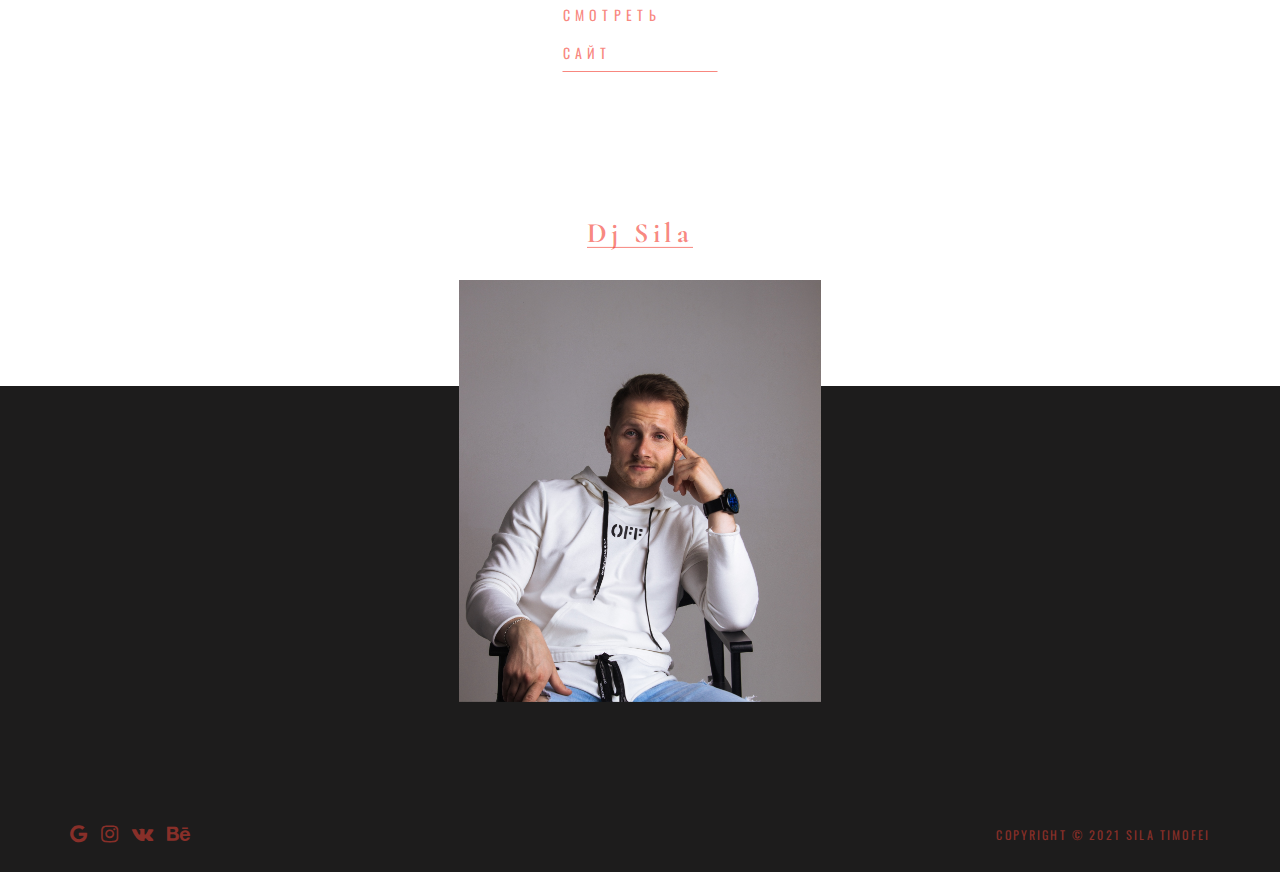
<file: project-milov.html>
<!DOCTYPE html>
<html lang="ru">
<head>
    <meta charset="UTF-8">
    <meta http-equiv="X-UA-Compatible" content="IE=edge">
    <meta name="viewport" content="width=device-width, initial-scale=1.0">
    <title>Проект | Milov</title>
    <link rel="stylesheet" href="font-awesome/css/font-awesome.min.css">
    <link rel="stylesheet" href="css/ui-kit.css">
    <link rel="stylesheet" href="css/header-footer.css">
    <link rel="stylesheet" href="css/project.css">
    <link rel="preconnect" href="https://fonts.gstatic.com">
    <link rel="stylesheet" href="css/fonts.css">
    <link href="https://fonts.googleapis.com/css2?family=Oswald:wght@400;700&display=swap" rel="stylesheet">
    <link href="https://fonts.googleapis.com/css2?family=Cormorant:wght@400;700&display=swap" rel="stylesheet">
</head>
<body>
    <header class="header">
        <div class="container-nav-links">
            <nav class="nav-links">
                <a href="index.html" class="nav-links__item"><small>01.</small> Главная</a>
                <a href="experience.html" class="nav-links__item"><small>02.</small> Опыт</a>
                <a href="portfolio.html" class="nav-links__item"><small>03.</small> Портфолио</a>
                <a href="contact.html" class="nav-links__item"><small>04.</small> Контакты</a>
            </nav>

            <div class="social">
                <a href="mailto:sila.timofey@gmail.com" class="btn social-link">sila.timofey@...</a>
                <a href="#" class="btn social-link">instagram</a>
                <a href="#" class="btn social-link">vkontacte</a>
                <a href="#" class="btn social-link">behance</a>
            </div>
        </div>

        <div class="container container-header">
            <a href="#" class="logo"></a>

            <div class="btn-menu">
                <div class="btn-menu__line1"></div>
                <div class="btn-menu__line2"></div>
                <div class="btn-menu__line3"></div>
            </div>
        </div>
    </header>

    <main class="main-wrapper">
        <div class="wrapper-fullscreen first-screen-milov">
            <div class="fullscreen">
                <div class="photo-milov">
                    <div class="blackout-photo"></div>
                </div>
    
                <div class="container-title">
                    <div class="bg-title fullscreen__bg-title"></div>
                    <h1 class="main-title fullscreen-title">Milov</h1>
                </div>
            </div>
        </div>
    
    
        <div class="small-title">musician</div>
    
        <p class="text-about-project">
            Прокт призван показать творчество музыканта - Милова Константина. Дизайн и верстка прокта достаточно минималистичны для того, чтобы все внимание было приковано к Milov.
        </p>
    
        <div class="un-title">
            Dev by Sila Timofei
        </div>

        <div class="colors">
            <div class="colors__item colors__item-DCAD36">#DCAD36</div>
            <div class="colors__item colors__item-F1F1F1">#F1F1F1</div>
            <div class="colors__item colors__item-000000">#000000</div>
        </div>


        <div class="screenshots screenshots-milov">
            <div class="container">
                <div class="screenshot screenshot-main-page-milov"></div>
                <div class="screenshot screenshot-shop-page-milov"></div>
            </div>
        </div>

        <p class="text-about-project">
            Важно о себе заявить. Пказать потенциал. Сделать качественный прорыв. С помощью простых элементов, звуков донести суть. Развитие в движении!
        </p>

        <div class="screenshots screenshots-milov">
            <div class="container">
                <div class="screenshot screenshot-menu-milov"></div>
            </div>
        </div>

        <a href="https://timofei2.github.io/milov/index.html" target="_blank" class="btn btn-view">смотреть сайт</a>
    </main>

    <footer class="footer">
        <a href="project-djsila.html" class="card-project">
            <div class="card-project__title">Dj Sila</div>
            <div class="card-project__container-bg">
                <div class="card-project__bg card-project__bg-djsila"></div>
            </div>
        </a>

        <div class="container">
            <div class="footer-row">
                <div class="icon-font-awesome">
                    <a href="#" class="icon-font-awesome__item">
                        <i class="fa fa-google" aria-hidden="true"></i>
                    </a>
                    <a href="#" class="icon-font-awesome__item">
                        <i class="fa fa-instagram" aria-hidden="true"></i>
                    </a>
                    <a href="#" class="icon-font-awesome__item">
                        <i class="fa fa-vk" aria-hidden="true"></i>
                    </a>
                    <a href="#" class="icon-font-awesome__item">
                        <i class="fa fa-behance" aria-hidden="true"></i>
                    </a>
                </div>
    
                <div class="copyter">copyright © 2021 sila timofei</div>
            </div>
        </div>
    </footer>

    <script src="js/main.js"></script>
</body>
</html>
</file>
<file: css/ui-kit.css>
.wrapper-fullscreen {
    min-height: 100vh;
    overflow: hidden;
}

.fullscreen {
    position: relative;
    width: 100%;
    min-height: 100vh;
    display: flex;
    flex-direction: column;
    align-items: center;
    justify-content: center;
}

.container-title {
    position: relative;
    margin-bottom: 30px;
    width: 100%;
}

.bg-title {
    position: absolute;
    background-position: center;
    background-repeat: no-repeat;
    top: -50%;
    margin-left: 50%;
    transform: translateX(-50%);
}

.main-title {
    position: relative;
    font-family: 'Cormorant';
    font-size: 74px;
    font-style: normal;
    font-weight: 700;
    letter-spacing: 0em;
    text-align: center;
}

.btn {
    position: relative;
    font-family: 'Oswald';
    font-size: 14px;
    font-style: normal;
    font-weight: 400;
    letter-spacing: 0.38em;
    text-transform: uppercase;
    display: inline-block;
    line-height: 38px;
}

.btn::after {
    position: absolute;
    content: '';
    width: 100%;
    height: 1px;
    background-color: rgba(244,67,54,0.64);
    bottom: 0;
    left: 0;
    transition: transform 0.6s ease-out;
}

.btn:hover:after {
    transform: scaleX(1.2);
}

.social-link::after {
    position: absolute;
    content: '';
    width: 100%;
    height: 1px;
    background-color: rgba(255, 255, 255, 0.66);
    bottom: 0;
    left: 0;
    transition: 0.6s ease-out;
}

.social-link:hover:after {
    transform: scaleX(1.2);
    background-color: rgba(255, 255, 255, 1);
    transition: 0.6s ease-out;
}

.social-link:hover {
    color: rgba(255, 255, 255, 1);
    transition: 0.6s ease-out;
}
</file>
<file: css/header-footer.css>
@charset "UTF-8";

*,*::before,*::after{box-sizing:border-box;-webkit-appearance:none;-moz-appearance:none;-webkit-text-size-adjust:100%;}
*[hidden]{display:none!important;}
a,address,b,blockquote,body,button,dd,div,dl,dt,fieldset,form,h1,h2,h3,h4,hr,html,i,input,ins,legend,li,menu,ol,p,td,textarea,th,var,video,ul{margin:0;padding:0;outline:none;text-decoration:none;font-size:1em;font-style:normal;font-weight:inherit;font-family:inherit;text-align:inherit;color:inherit;}
button,fieldset,hr,img,input,textarea{border:none;background-color:transparent;}
button::-moz-focus-inner{border:0;}
footer,header,main{display:block;}
li{list-style:none;}

html{height:100%;-webkit-tap-highlight-color:transparent;}
body{text-rendering:optimizeLegibility;-webkit-font-smoothing:antialiased;}
body > svg{position:absolute;}
svg,symbol{overflow:visible;fill:currentColor;}
button{overflow:visible;}
button,input,textarea{line-height:inherit;}
b{font-weight:600;}
p,
ul,
ol{margin:1em 0;}
p:first-child,
ul:first-child,
ol:first-child{margin-top:0;}
p:last-child,
ul:last-child,
ol:last-child{margin-bottom:0;}
video,
img{display: block;width:100%;max-width:100%;}
*{transition: 0.3s;}


.header {
    position: fixed;
    top: 0;
    left: 0;
    width: 100%;
    padding: 26px 0;
    z-index: 4;
}

.container {
    max-width: 1170px;
    margin: auto;
    padding: 0 15px;
}

.container-header {
    display: flex;
    justify-content: space-between;
    align-items: center;
}

.logo {
    font-family: 'Campton Bold', sans-serif;
    font-size: 18px;
    text-transform: uppercase;
    color: #F44336;
    white-space: pre-line;
    width: 89px;
    height: 48px;
    background-image: url(../img/logo.svg);
    background-repeat: no-repeat;
    background-position: center;
    background-size: cover;
}

.logo div:first-child {
    padding-right: 8px;
    border-right: 0.5px solid rgba(244, 67, 54, 0.66)
}

.logo div:last-child {
    padding-left: 8px;
    border-left: 0.5px solid rgba(244, 67, 54, 0.66)
}

.btn-menu {
    position: relative;
    cursor: pointer;
    height: 30px;
    width: 30px;
}

.btn-menu__line1, .btn-menu__line2, .btn-menu__line3 {
    position: absolute;
    height: 1px;
    background-color: black;
    transition: 0.6s;
    right: 0;
}

.btn-menu__line1 {
    top: 6.5px;
    width: 100%;
}

.btn-menu__line2 {
    top: 14.5px;
    width: 70%;
}

.btn-menu__line3 {
    width: 40%;
    top: 22.5px;
}

.btn-menu:hover .btn-menu__line2 {
    width: 100%;
}

.btn-menu:hover .btn-menu__line3 {
    width: 0;
    opacity: 0;
}

.line-close-menu {
    background-color: white;
    opacity: 0.6;
}

.close-line-menu-top {
    top: 0;
    transform: rotate(45deg) translateY(-50%);
    margin-top: 50%;
    width: 100%;
}

.close-line-menu-bottom {
    top: 0;
    transform: rotate(-45deg) translateY(-50%);
    margin-top: 50%;
    width: 100%;
}

.btn-menu:hover .line-close-menu {
    opacity: 1;
}

.close-line-menu-hide {
    opacity: 0;
}

.container-nav-links {
    position: fixed;
    right: 0;
    top: 0;
    width: 70%;
    height: 100%;
    display: flex;
    align-items: center;
    transform: translateX(100%);
    background: rgba(248, 66, 58, 0.92);   
    backdrop-filter: blur(16px);
    padding-left: 56px;
    transition: 1s;
}

.nav-links {
    display: flex;
    flex-direction: column;
    justify-content: center;
    align-items: flex-start;
    width: 50%;
    height: 100%;
    border-right: 0.5px solid rgba(255, 255, 255, 0.2);
}

.nav-links-open {
    transform: translateX(0);
}

.nav-links__item {
    font-family: 'Cormorant';
    font-size: 42px;
    font-style: normal;
    font-weight: 700;
    line-height: auto;
    letter-spacing: 0.12em;
    text-align: left;
    margin-bottom: 54px;
    padding-left: 6px;
    color: white;
}

.nav-links__item:last-child {
    margin-bottom: 0;
}

.nav-links__item:hover small {
    margin-right: 30px;
}

.nav-links__item small {
    font-family: 'Oswald';
    font-size: 12px;
    font-style: normal;
    font-weight: 400;
    line-height: 26px;
    letter-spacing: 0.12em;
    text-align: left;
    margin-right: 6px;
}

.social {
    display: flex;
    flex-direction: column;
    justify-content: center;
    align-items: flex-start;
    padding-left: 56px;
    width: 50%;
}

.social-link {
    position: relative;
    color: rgba(255, 255, 255, 0.66);
    margin-bottom: 30px;
    transition: 0.6s ease-out;
}

.social-link:last-child {
    margin-bottom: 0;
}

.footer {
    position: relative;
    background: rgba(17, 16, 16, 0.95);
}

.footer-row {
    padding: 26px 0;
    display: flex;
    justify-content: space-between;
    align-items: center;
}

.icon-font-awesome {
    display: flex;
}

.icon-font-awesome__item {
    font-size: 20px;
    margin-right: 14px;
    transition: 0.4s;
    color: rgba(244, 67, 54, 0.5);
}

.icon-font-awesome__item:last-child {
    margin-right: 0;
}

.icon-font-awesome__item:hover {
    color: #F44336;
}

.copyter {
    font-family: 'Oswald';
    font-style: normal;
    font-weight: normal;
    font-size: 12px;
    letter-spacing: 0.18em;
    text-transform: uppercase;
    color: rgba(244, 67, 54, 0.5);
}
</file>
<file: css/fonts.css>
@font-face {
    font-family: 'Campton Bold';
    src: url(../fonts/Campton-Bold.ttf);
}
</file>
<file: css/index.css>
.first-screen {
    background-image: url(../img/cray_arrange.png);
    background-size: cover;
    background-position: center;
    background: linear-gradient(180deg, #FAEDED 0%, rgba(255, 241, 241, 0) 100%);
    margin-bottom: 100px;
}

.mockup-small {
    position: absolute;
    width: 362px;
    height: 492px;
    max-height: 90%;
    left: 17%;
    top: 50%;
    transform: translateY(-50%);
    background-color: #EEEEF8;
    background-image: url(../img/mockup-small.png);
    background-repeat: no-repeat;
    background-size: 62%;
    background-position: center;
    border-radius: 12px;
}

.mockup-big {
    position: absolute;
    width: 40%;
    height: 90%;
    top: 0;
    right: 0;
    background-image: url(../img/mockup-big.png);
    background-repeat: no-repeat;
    background-size: 90%;
    background-position: 250% 50%;
    background-color: #EDD1DB;
    border-radius: 0 0 0 12px;
}

.fullscreen__bg-title {
    background-image: url(../img/bg-title-main.png);
    width: 782px;
    height: 94px;
}

.fullscreen-title {
    color: #F44336;
}

.subtitle {
    position: relative;
    font-family: 'Oswald';
    font-size: 16px;
    font-style: normal;
    font-weight: 400;
    line-height: 24px;
    letter-spacing: 0.38em;
    text-align: center;
    color: rgba(244, 67, 54, 0.64);
}

.text-about {
    font-family: 'Cormorant';
    font-size: 33px;
    font-style: normal;
    font-weight: 400;
    line-height: 48px;
    letter-spacing: 0.02em;
    text-align: center;
    white-space: pre-line;
    color: #F44336;
    margin-bottom: 50px;
}

.btn-experience {
    position: relative;
    transform: translateX(-50%);
    margin-left: 50%;
    color: rgba(244,67,54,0.64);
    width: 143px;
}

.projects {
    margin-top: 200px;
    margin-bottom: 100px;
}

.container-project {
    display: flex;
    width: 1170px;
    padding: 0 15px;
}

.container-project__left-side, .container-project__right-side {
    width: 50%;
}

.container-project__right-side {
    position: relative;
    height: 90vh;
}

.container-project__img {
    position: absolute;
    width: 100%;
    height: 100%;
    background-repeat: no-repeat;
    background-position: center;
    background-size: cover;
}

.container-project__djsila {
    background-image: url(../img/djsila.jpg);
}

.container-project__djsila {
    cursor: url('../img/cursor-djsila.svg'), pointer;
}

.container-project__milov {
    background-image: url(../img/milov.jpg);
}

.container-project__milov {
    cursor: url('../img/cursor-milov.svg'), pointer;
}

.container-project__left-side {
    display: flex;
    justify-content: center;
    align-items: flex-start;
    flex-direction: column;
}

.container-project__title {
    font-family: 'Cormorant';
    font-style: normal;
    font-weight: 700;
    font-size: 44px;
    text-align: center;
    letter-spacing: 0.07em;
    color: #F44336;
}

.container-project__text {
    font-family: 'Oswald';
    font-style: normal;
    font-weight: normal;
    font-size: 26px;
    letter-spacing: 0.03em;
    color: rgba(0, 0, 0, 0.5);
}

.container-project__text-djsila {
    width: 260px;
}

.btn-more-projects {
    position: relative;
    transform: translateX(-50%);
    margin-left: 50%;
    color: rgba(244,67,54,0.64);
    width: 240px;
    margin-bottom: 100px;
}

.btn-up {
    position: relative;
    width: 50px;
    height: 50px;
    border: 1px solid black;
    border-radius: 50%;
    display: flex;
    align-items: center;
    justify-content: center;
    font-family: 'Oswald';
    font-style: normal;
    font-weight: normal;
    font-size: 16px;
    text-transform: uppercase;
    cursor: pointer;
    margin-left: 50%;
    transform: translateX(-50%);
    transition: 0.6s;
}

.btn-up::after {
    position: absolute;
    content: '';
    width: 8px;
    height: 18px;
    background-image: url(../img/arrow-up.svg);
    background-repeat: no-repeat;
    background-size: cover;
    left: 50%;
    top: 0;
    transform: translateX(-50%) translateY(-100%);
    transition: 0.6s;
}

.btn-up:hover::after {
    animation:  0.6s linear;
    animation-duration: 0.6s;
    animation-name: motion;
    animation-timing-function: ease-out;
    background-image: url(../img/arrow-up-red.svg);
}

@keyframes motion {
    0% {
        transform: translateX(-50%) translateY(-100%);
    }

    50% {
        transform: translateX(-50%) translateY(-145%);
    }

    
    100% {
        transform: translateX(-50%) translateY(-100%);
    }
}

.btn-up:hover {
    color: #F44336;
    border-color: #F44336;
}

.footer {
    margin-top: 90px;
}
</file>
<file: css/contact.css>
.fullscreen {
    background-color: #FAF4F4;
    background-image: url(../img/bg-contact.jpg);
    background-repeat: no-repeat;
    background-position: bottom;
    background-size: cover;
}

.right-sidebur {
    position: fixed;
    width: 0;
    height: 100%;
    background-color: #FAF4F4;
    background-image: url(../img/title-contact.svg);
    background-repeat: no-repeat;
    background-position: 80%;
    background-size: 14%;
    left: 0;
    top: 0;
    z-index: 2;
    display: flex;
    justify-content: center;
    align-items: center;
    overflow: hidden;
    transition: 1s;
}

.show-right-sidebur {
    width: 25%;
}

.icon-font-awesome {
    display: flex;
    flex-direction: column;
}

.icon-font-awesome__item {
    font-size: 20px;
    margin-bottom: 28px;
    transition: 0.5s;
}

.icon-font-awesome__item:last-child {
    margin-bottom: 0;
}

.icon-font-awesome__item:hover {
    color: #F44336;
}

.triangle {
    position: fixed;
    left: -8px;
    bottom: 10%;
    width: 34px;
    height: 34px;
    background-image: url(../img/triangle.svg);
    background-size: cover;
    background-repeat: no-repeat;
    background-position: center;
}

.slider {
    position: fixed;
    width: 50px;
    height: 26px;
    background-color: #2A3834;
    bottom: 10%;
    left: 50px;
    border-radius: 16px;
    padding: 4px;
    cursor: pointer;
    z-index: 30;
}

.slider__circle {
    width: 18px;
    height: 18px;
    background-color: #FAF4F4;
    border-radius: 50%;
}

.slider-on {
    margin-left: 50%;
    transform: translateX(3px);
    transition: 0.2s linear;
}

.form {
    display: flex;
    flex-direction: column;
    justify-content: center;
    align-items: center;
}

.form__title {
    font-family: 'Cormorant';
    font-style: normal;
    font-weight: bold;
    font-size: 42px;
    text-align: center;
    color: #F44336;
    margin-bottom: 80px;
}

.from__field {
    background: #FFFFFF;
    border-radius: 30px;
    width: 264px;
    height: 48px;
    margin-bottom: 44px;
    font-family: 'Oswald';
    font-style: normal;
    font-weight: 300;
    font-size: 16px;
    letter-spacing: 0.02em;
    color: rgba(24, 23, 23, 0.7);
    padding-left: 30px;
    padding-right: 30px;
}

.from__text {
    padding-top: 10px;
    padding-bottom: 10px;
    height: fit-content;
    max-height: 70px;
    max-width: 264px;
}

.from__btn-send {
    position: relative;
    background: rgba(244, 67, 54, 0.64);
    backdrop-filter: blur(8px);
    border-radius: 30px;
    font-family: 'Oswald';
    font-style: normal;
    font-weight: bold;
    font-size: 14px;
    text-align: center;
    letter-spacing: 0.38em;
    text-transform: uppercase;
    width: 264px;
    height: 48px;
    color: white;
    cursor: pointer;
    transition: 0.6s;
}

.from__btn-send:hover {
    background: rgba(244, 67, 54, 1);
}

.from__btn-container-arrow {
    position: absolute;
    right: 14px;
    top: 50%;
    transform: translateY(-50%);
    width: 20px;
    height: 16px;
    border: 1px solid #F2E7E7;
    border-radius: 30px;
    overflow: hidden;
}

.form__btn-container-body {
    display: flex;
    justify-content: space-between;
    align-items: center;
    width: 40px;
    height: 16px;
    transform: translateY(-1px) translateX(-50%);
    padding-right: 6px;
    padding-left: 4px;
    transition: 0.4s linear;
}

.from__btn-send:hover .form__btn-container-body {
    transform: translateY(-1px) translateX(0);
}

.from__btn-arrow {
    width: 10px;
    height: 8px;
    background-image: url(../img/arrow-btn.svg);
    background-position: center;
    background-repeat: no-repeat;
    background-size: cover;
}
</file>
<file: css/experience.css>
.main-wrapper {
    background-color: rgb(255, 255, 255);
}

.first-screen {
    background-image: url(../img/aboutSila.png);
    background-repeat: no-repeat;
    background-size: cover;
}

.blackout {
    position: absolute;
    top: 0;
    left: 0;
    content: '';
    width: 100%;
    height: 100%;
    background: rgba(0, 0, 0, 0.48);
}

.fullscreen__bg-title {
    background-image: url(../img/title-experience.png);
    width: 688px;
    height: 114px;
}

.fullscreen-title {
    max-width: 427px;
    color: white;
    margin-left: 50%;
    transform: translateX(-50%);
}

.content-about {
    display: flex;
    justify-content: center;
    flex-direction: column;
    align-items: center;
}

.small-title {
    margin-top: 100px;
    margin-bottom: 30px;
    font-family: 'Oswald';
    font-style: normal;
    font-weight: normal;
    font-size: 14px;
    line-height: 21px;
    text-align: center;
    letter-spacing: 0.38em;
    text-transform: uppercase;
    color: #F44336;
}

.text-about {
    font-family: 'Cormorant';
    font-size: 33px;
    font-style: normal;
    font-weight: 400;
    line-height: 73px;
    letter-spacing: 0.12em;
    text-align: center;
    max-width: 656px;
    color: #F44336;
    margin: 0;
}

.footer {
    position: relative;
    margin-top: 314px;
    background: rgba(17, 16, 16, 0.95);
    height: 486px;
}

.container {
    position: relative;
}

.footer-row {
    position: absolute;
    width: 100%;
    left: 0;
    bottom: 26px;
    padding: 0 15px;
}

.card-project {
    position: relative;
    display: flex;
    flex-direction: column;
    max-width: 362px;
    margin: auto;
    transform: translateY(-35%);
}

.card-project__title {
    position: relative;
    font-family: 'Cormorant';
    font-size: 28px;
    font-style: normal;
    font-weight: 700;
    letter-spacing: 0.16em;
    text-align: center;
    color: rgba(244, 67, 54, 0.64);
    margin: auto;
    transition: 0.6s;
}

.card-project:hover .card-project__title {
    color: rgba(244, 67, 54, 1);
}

.card-project__title::after {
    position: absolute;
    content: '';
    width: 100%;
    height: 1px;
    background-color: rgba(244, 67, 54, 0.64);
    bottom: 2px;
    left: 0;
    transition: 0.6s;
}

.card-project:hover .card-project__title::after {
    background-color: rgba(244, 67, 54, 1);
}

.card-project__container-bg {
    position: relative;
    overflow: hidden;
    width: 362px;
    height: 422px;
    margin-top: 30px;
}

.card-project__bg {
    position: absolute;
    width: 100%;
    height: 100%;
    top: 0;
    left: 0;
    background-image: url(../img/djsila.jpg);
    background-size: cover;
    background-repeat: no-repeat;
    transition: 0.6s;
}

.card-project:hover .card-project__bg {
    transform: scale(1.1);
}
</file>
<file: css/project.css>
.first-screen-djsila {
    background-image: url(../img/djsila.jpg);
    background-position: 50% -400px;
    background-repeat: no-repeat;
    background-size: cover;
}

.first-screen-milov {
    background-color: #1C678D;
}

.blackout {
    position: absolute;
    width: 100%;
    height: 100%;
    left: 0px;
    top: 0px;
    background: rgba(54, 66, 64, 0.48);
}

.photo-milov {
    position: absolute;
    width: 365px;
    height: 549px;
    background-image: url(../img/milov.jpg);
    background-repeat: no-repeat;
    background-size: cover;
    background-position: center;
    left: 50%;
    top: 50%;
    transform: translateX(-50%) translateY(-50%);
}

.blackout-photo {
    width: 365px;
    height: 549px;
    background: rgba(14, 15, 15, 0.1);
}

.fullscreen__bg-title {
    width: 456px;
    height: 153px;
    background-image: url(../img/title-project.svg);
}

.fullscreen-title {
    color: white;
}

.small-title {
    margin-top: 100px;
    margin-bottom: 30px;
    font-family: 'Oswald';
    font-style: normal;
    font-weight: normal;
    font-size: 14px;
    line-height: 21px;
    text-align: center;
    letter-spacing: 0.38em;
    text-transform: uppercase;
}

.text-about-project {
    font-family: 'Cormorant';
    font-style: normal;
    font-weight: normal;
    font-size: 33px;
    line-height: 73px;
    text-align: center;
    letter-spacing: 0.12em;
    max-width: 656px;
    margin: auto;
    margin-bottom: 48px;
}

.un-title {
    font-family: 'Oswald';
    font-style: normal;
    font-weight: normal;
    font-size: 14px;
    line-height: 21px;
    text-align: center;
    letter-spacing: 0.38em;
    color: rgba(0, 0, 0, 0.64);
}

.colors {
    position: relative;
    display: flex;
    justify-content: center;
    margin-top: 180px;
    width: 100%;
    margin-bottom: 180px;
}

.colors::before {
    position: absolute;
    content: '';
    left: 50%;
    top: 0;
    transform: translateX(-50%) translateY(-70%);
    width: 329px;
    height: 121px;
    background-image: url(../img/colors.svg);
    background-repeat: no-repeat;
    background-size: contain;
    background-position: center;
}

.colors__item {
    position: relative;
    width: 80px;
    height: 80px;
    border-radius: 50%;
    font-family: 'Oswald';
    font-size: 14px;
    line-height: 21px;
    text-align: center;
    letter-spacing: 0.13em;
    margin-right: 40px;
    line-height: 80px;
    color: white;
}

.colors__item:nth-child(2n) {
    color: black;
}

.colors__item:last-child {
    margin-right: 0;
}

.colors__item-DCAD36 {
    background-color: #DCAD36;
}

.colors__item-F1F1F1 {
    background-color: #F1F1F1;
}

.colors__item-000000 {
    background-color: #000000;
}

.container-img-djsila {
    display: flex;
    padding-top: 251px;
    padding-bottom: 180px;
    flex-wrap: wrap;
}

.container-img-djsila__item {
    width: 50%;
}

.container-img-djsila__item:first-child {
    width: 100%;
}

.container-img-djsila__frist-img {
    width: 300px;
    height: 370px;
    background-repeat: no-repeat;
    background-size: cover;
    background-position: center;
    background-image: url(../img/djsila1.jpg);
    transform: translateY(-30%);
    margin-left: 90px;
}

.container-img-djsila__photo2, .container-img-djsila__photo3 {
    width: 392px;
    height: 392px;
    background-repeat: no-repeat;
    background-size: cover;
    margin: auto;
}

.container-img-djsila__photo2 {
    background-image: url(../img/djsila2.jpg);
    background-position: right;
}

.container-img-djsila__photo3 {
    background-image: url(../img/djsila3.jpg);
    background-position: 90%;
    transform: translateY(-30%);
}

.screenshots {
    padding-top: 90px;
    padding-bottom: 45px;
    margin-bottom: 100px;
}

.screenshots-djsila {
    background-color: #362929;
}

.screenshots-milov {
    background-color: #FDE7E7;
}

.screenshot {
    max-width: 950px;
    background-position: center;
    background-size: cover;
    background-repeat: no-repeat;
    margin-left: auto;
    margin-right: auto;
    margin-bottom: 45px;
}

.screenshot-main-page-milov {
    background-image: url(../img/screenshot-main-page-milov.svg);
    height: 523px;
}

.screenshot-shop-page-milov {
    background-image: url(../img/screenshot-shop-page-milov.png);
    height: 601px;
}

.screenshot-menu-milov {
    background-image: url(../img/screenshot-menu-milov.svg);
    height: 729px;
    max-width: 500px;
}

.screenshot1 {
    background-image: url(../img/screenshot1.svg);
    height: 719px;
}

.screenshot2 {
    background-image: url(../img/screenshot2.svg);
    height: 966px;
}

.screenshot3 {
    background-image: url(../img/screenshot3.svg);
    height: 867px;
    margin-top: 100px;
    margin-bottom: 100px;
}

.btn-view {
    position: relative;
    transform: translateX(-50%);
    margin-left: 50%;
    color: rgba(244,67,54,0.64);
    width: 155px;
}

.card-project {
    position: relative;
    display: flex;
    flex-direction: column;
    max-width: 362px;
    margin: auto;
    transform: translateY(-35%);
}

.card-project__title {
    position: relative;
    font-family: 'Cormorant';
    font-size: 28px;
    font-style: normal;
    font-weight: 700;
    letter-spacing: 0.16em;
    text-align: center;
    color: rgba(244, 67, 54, 0.64);
    margin: auto;
    transition: 0.6s;
}

.card-project:hover .card-project__title {
    color: rgba(244, 67, 54, 1);
}

.card-project__title::after {
    position: absolute;
    content: '';
    width: 100%;
    height: 1px;
    background-color: rgba(244, 67, 54, 0.64);
    bottom: 2px;
    left: 0;
    transition: 0.6s;
}

.card-project:hover .card-project__title::after {
    background-color: rgba(244, 67, 54, 1);
}

.card-project__container-bg {
    position: relative;
    overflow: hidden;
    width: 362px;
    height: 422px;
    margin-top: 30px;
}

.card-project__bg {
    position: absolute;
    width: 100%;
    height: 100%;
    top: 0;
    left: 0;
    background-size: cover;
    background-repeat: no-repeat;
    transition: 0.6s;
}

.card-project__bg-milov {
    background-image: url(../img/milov.jpg);
}

.card-project__bg-djsila {
    background-image: url(../img/djsila.jpg);
}

.card-project:hover .card-project__bg {
    transform: scale(1.1);
}

.footer {
    position: relative;
    margin-top: 314px;
    background: rgba(17, 16, 16, 0.95);
    height: 486px;
}

.container {
    position: relative;
}

.footer-row {
    position: absolute;
    width: 100%;
    left: 0;
    bottom: 26px;
    padding: 0 15px;
}
</file>
